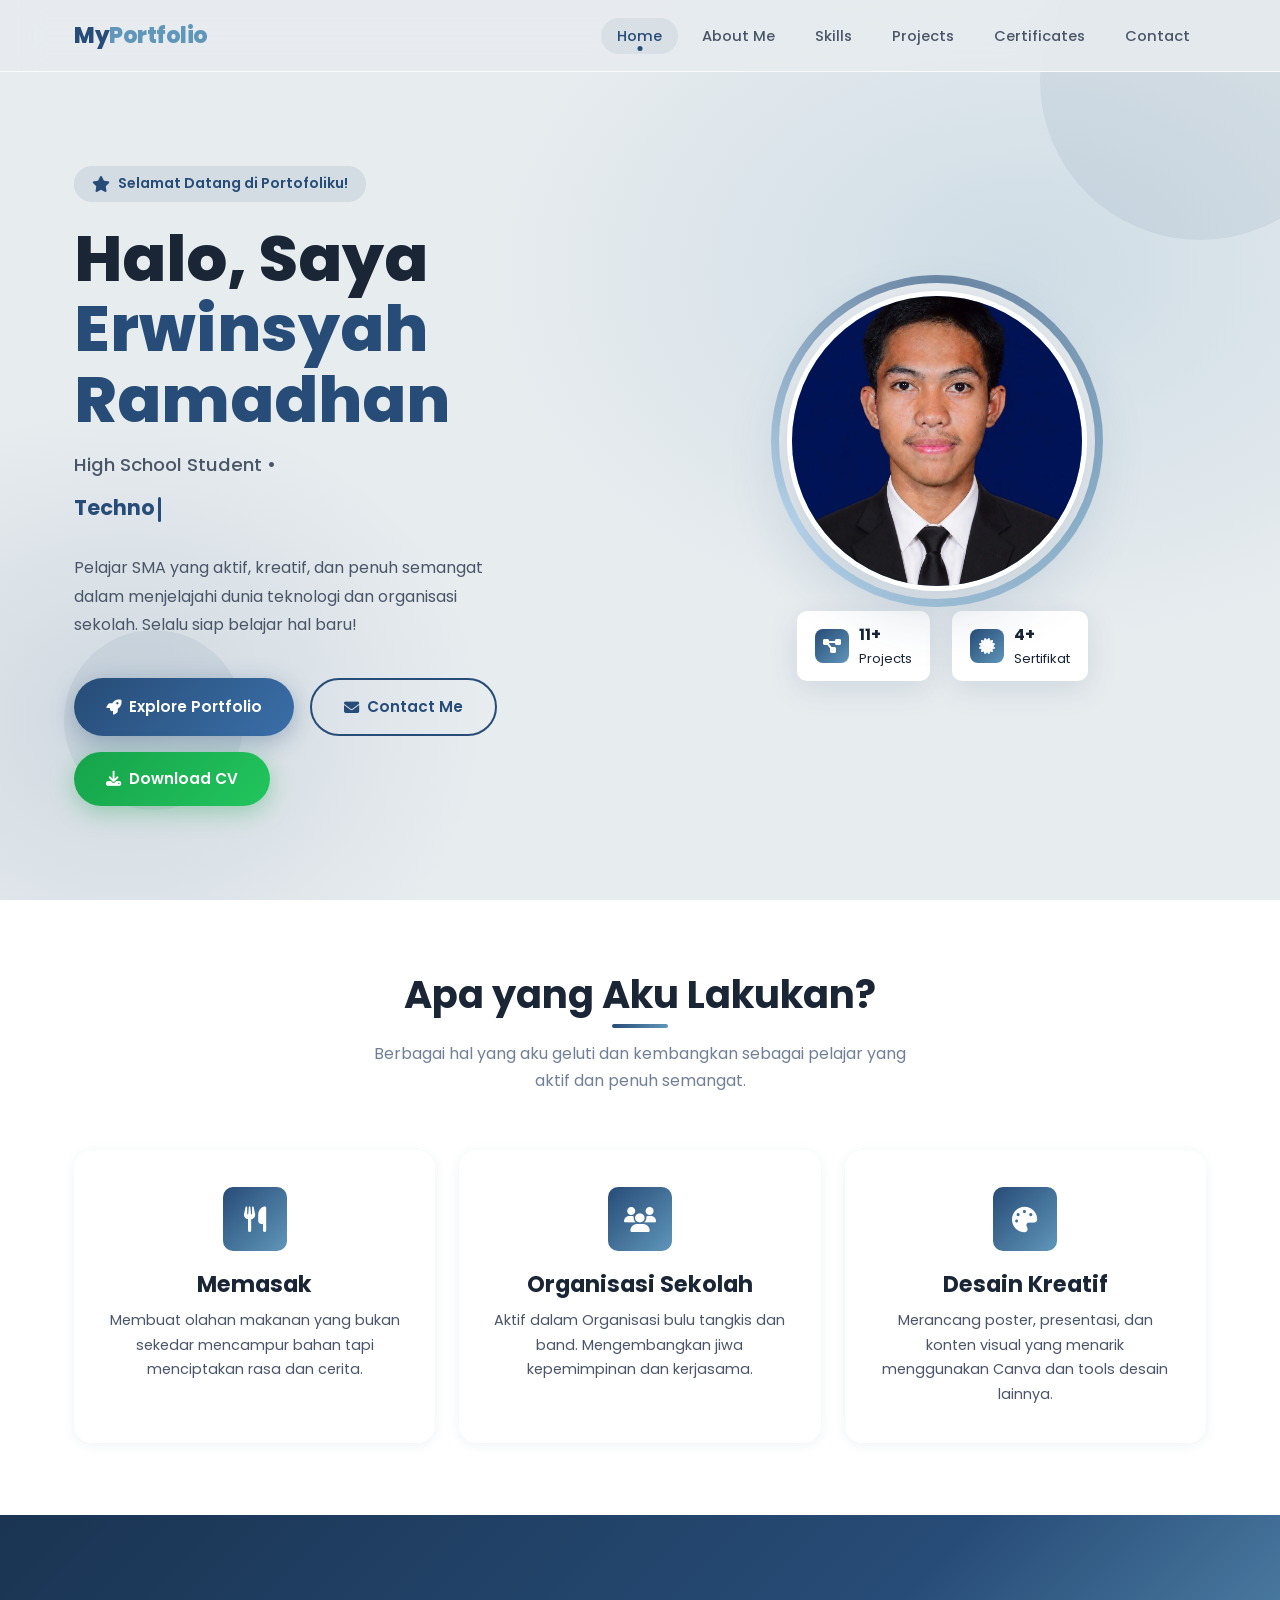
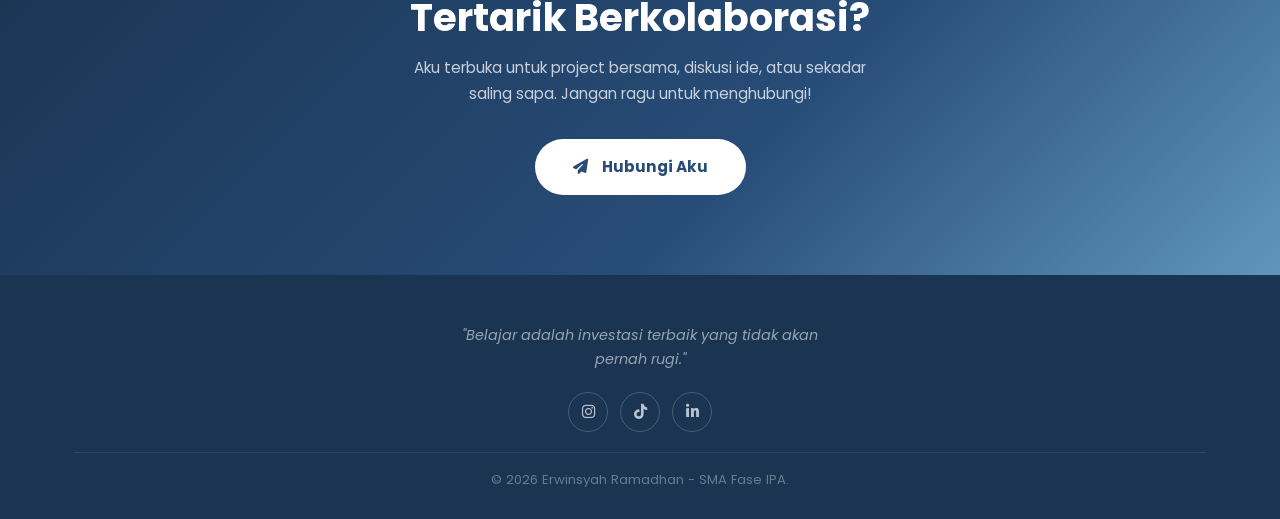
<file: index.html>
<!DOCTYPE html>
<html lang="id">
<head>
  <meta charset="UTF-8" />
  <meta name="viewport" content="width=device-width, initial-scale=1.0, maximum-scale=1.0" />
  <title>Portofolio | Home</title>

  <!-- Google Fonts: Poppins -->
  <link rel="preconnect" href="https://fonts.googleapis.com" />
  <link rel="preconnect" href="https://fonts.gstatic.com" crossorigin />
  <link href="https://fonts.googleapis.com/css2?family=Poppins:wght@300;400;500;600;700;800&display=swap" rel="stylesheet" />

  <!-- Font Awesome -->
  <link rel="stylesheet" href="https://cdnjs.cloudflare.com/ajax/libs/font-awesome/6.5.0/css/all.min.css" />

  <!-- Custom CSS -->
  <link rel="stylesheet" href="style.css" />

  <style>
    /* =====================================================
       PERBAIKAN RESPONSIF — index.html
       Masalah yang diperbaiki:
       1. hero-inner grid 2-col tidak break ke 1-col di mobile
       2. hero-stats position:absolute meluber keluar layar
       3. hero-avatar-wrap terlalu besar di HP kecil
       4. highlights-grid tidak wrap ke 1-col
       5. hero-btns tidak full-width di HP
       ===================================================== */

    /* ── Hero: struktur flex column di mobile ── */
    .hero-inner {
      display: grid;
      grid-template-columns: 1fr 1fr;
      gap: 56px;
      align-items: center;
      position: relative;
      z-index: 1;
    }

    /* ── Pisahkan visual menjadi flex col: avatar di atas, stats di bawah ── */
    .hero-visual {
      display: flex;
      flex-direction: column;
      align-items: center;
      gap: 20px;
      animation: fadeInRight 0.9s ease 0.2s both;
    }

    /* ── Avatar wrap: ukuran wajar, tidak meluber ── */
    .hero-avatar-wrap {
      position: relative;
      width: 300px;
      height: 300px;
      flex-shrink: 0;
    }

    /* ── Stat cards: BUKAN absolute, cukup flex row biasa ── */
    .hero-stats {
      position: static !important;
      left: auto !important;
      bottom: auto !important;
      display: flex;
      flex-direction: row;
      flex-wrap: wrap;
      gap: 12px;
      justify-content: center;
    }

    .stat-card {
      min-width: 130px;
    }

    /* ── Highlights: 3 col desktop ── */
    .highlights-grid {
      display: grid;
      grid-template-columns: repeat(3, 1fr);
      gap: 24px;
    }

    /* =====================================================
       TABLET  ≤ 900px
       ===================================================== */
    @media (max-width: 900px) {
      .hero-inner {
        grid-template-columns: 1fr;
        gap: 32px;
        text-align: center;
      }
      /* foto di atas teks */
      .hero-visual      { order: -1; }
      .hero-btns        { justify-content: center; }
      .hero-desc        { margin-inline: auto; }
      .hero-greeting    { justify-content: center; }

      .hero-avatar-wrap { width: 220px; height: 220px; }

      .highlights-grid {
        grid-template-columns: 1fr;
        max-width: 460px;
        margin-inline: auto;
      }
    }

    /* =====================================================
       MOBILE  ≤ 600px  (Android umum)
       ===================================================== */
    @media (max-width: 600px) {

      /* Prevent horizontal scroll */
      body { overflow-x: hidden; }

      /* ── Navbar ── */
      .nav-logo { font-size: 1.1rem; }

      /* ── Hero section padding ── */
      .hero {
        min-height: 100svh;
        padding-top: calc(var(--navbar-h) + 8px);
        padding-bottom: 64px;
      }

      .hero-inner { gap: 24px; }

      /* ── Avatar ── */
      .hero-avatar-wrap { width: 170px; height: 170px; }

      /* Sembunyikan ring berputar agar tidak ada overflow kiri/kanan */
      .hero-avatar-ring,
      .hero-avatar-ring-inner { display: none; }

      .hero-avatar {
        border: 4px solid var(--white);
        box-shadow: 0 8px 28px rgba(39,76,119,0.22);
      }
      .avatar-placeholder { font-size: 5rem !important; }

      /* ── Teks hero ── */
      .hero-greeting {
        font-size: 0.76rem;
        padding: 5px 12px;
        max-width: 100%;
        overflow: hidden;
        text-overflow: ellipsis;
        white-space: nowrap;
      }
      .hero-name   { font-size: clamp(1.6rem, 7.5vw, 2.2rem); }
      .hero-title  { font-size: 0.88rem; }
      .hero-typing { font-size: 1rem; min-height: 1.6rem; }
      .hero-desc   { font-size: 0.87rem; }

      /* ── Tombol: tumpuk vertikal, full-width ── */
      .hero-btns {
        flex-direction: column;
        align-items: stretch;
        gap: 11px;
        width: 100%;
        max-width: 300px;
        margin-inline: auto;
      }
      .hero-btns .btn {
        width: 100%;
        justify-content: center;
        padding: 13px 18px;
        font-size: 0.88rem;
      }

      /* ── Stat cards ── */
      .hero-stats { gap: 10px; }
      .stat-card  { min-width: 118px; padding: 9px 13px; font-size: 0.76rem; }
      .stat-icon  { width: 28px; height: 28px; font-size: 0.8rem; }
      .stat-info strong { font-size: 0.88rem; }

      /* ── Scroll indicator: sembunyikan ── */
      .scroll-indicator { display: none; }

      /* ── Background shapes: kecilkan ── */
      .shape-1 { width: 150px; height: 150px; top: -40px; right: -40px; }
      .shape-2 { width: 90px; height: 90px; }
      .shape-3 { display: none; }

      /* ── Highlights ── */
      .highlights { padding: 48px 0; }
      .highlights-grid {
        grid-template-columns: 1fr;
        gap: 14px;
        max-width: 100%;
      }
      .highlight-card  { padding: 22px 18px; }
      .highlight-icon  { width: 50px; height: 50px; font-size: 1.2rem; margin-bottom: 12px; }
      .highlight-card h3 { font-size: 1rem; }
      .highlight-card p  { font-size: 0.85rem; }

      /* ── CTA section ── */
      .cta-section { padding: 52px 0 !important; }
      .cta-section h2 { font-size: 1.35rem !important; }
      .cta-section p  { font-size: 0.87rem !important; padding: 0 8px; }
      .cta-btn {
        padding: 13px 28px !important;
        font-size: 0.88rem !important;
      }

      /* ── Footer ── */
      .footer-logo  { font-size: 1.2rem; }
      .footer-quote { font-size: 0.8rem; padding: 0 12px; }
    }

    /* =====================================================
       VERY SMALL  ≤ 360px  (HP lama/kecil)
       ===================================================== */
    @media (max-width: 360px) {
      .hero-avatar-wrap { width: 145px; height: 145px; }
      .hero-name        { font-size: 1.45rem; }
      .hero-greeting    { font-size: 0.7rem; }
      .stat-card        { min-width: 105px; }
      .hero-btns        { max-width: 260px; }
    }
  </style>
</head>
<body>

  <!-- ══════════════════════════════════════════
       NAVBAR
  ══════════════════════════════════════════ -->
  <nav class="navbar">
    <div class="container nav-inner">
      <a  class="nav-logo">My<span>Portfolio</span></a>

      <ul class="nav-links">
        <li><a href="index.html">Home</a></li>
        <li><a href="about-me.html">About Me</a></li>
        <li><a href="skills.html">Skills</a></li>
        <li><a href="projects.html">Projects</a></li>
        <li><a href="certificates.html">Certificates</a></li>
        <li><a href="contact.html">Contact</a></li>
      </ul>

      <div class="hamburger" id="hamburger" aria-label="Menu">
        <span></span><span></span><span></span>
      </div>
    </div>
  </nav>

  <!-- Mobile Nav -->
  <div class="nav-mobile" id="nav-mobile">
    <a href="index.html"><i class="fas fa-home"></i>&nbsp; Home</a>
    <a href="about-me.html"><i class="fas fa-user"></i>&nbsp; About Me</a>
    <a href="skills.html"><i class="fas fa-code"></i>&nbsp; Skills</a>
    <a href="projects.html"><i class="fas fa-folder-open"></i>&nbsp; Projects</a>
    <a href="certificates.html"><i class="fas fa-certificate"></i>&nbsp; Certificates</a>
    <a href="contact.html"><i class="fas fa-envelope"></i>&nbsp; Contact</a>
  </div>

  <!-- ══════════════════════════════════════════
       HERO SECTION
  ══════════════════════════════════════════ -->
  <section class="hero">
    <div class="hero-bg"></div>
    <div class="hero-shapes">
      <div class="shape shape-1"></div>
      <div class="shape shape-2"></div>
      <div class="shape shape-3"></div>
    </div>

    <div class="container">
      <div class="hero-inner">

        <!-- Kolom Kiri: Teks -->
        <div class="hero-text">
          <div class="hero-greeting">
            <i class="fas fa-star"></i> Selamat Datang di Portofoliku!
          </div>

          <h1 class="hero-name">
            Halo, Saya <br><span>Erwinsyah Ramadhan</span>
          </h1>

          <p class="hero-title">High School Student &bull;</p>

          <div class="hero-typing">
            <span id="typing-text"></span><span class="cursor"></span>
          </div>

          <p class="hero-desc">
            Pelajar SMA yang aktif, kreatif, dan penuh semangat dalam menjelajahi dunia
            teknologi dan organisasi sekolah. Selalu siap belajar hal baru!
          </p>

          <div class="hero-btns">
            <a href="projects.html" class="btn btn-primary">
              <i class="fas fa-rocket"></i> Explore Portfolio
            </a>
            <a href="contact.html" class="btn btn-outline">
              <i class="fas fa-envelope"></i> Contact Me
            </a>
            <a href="CV - ERWINSYAH RAMADHAN.pdf" download="CV_Erwinsyah_Ramadhan.pdf" class="btn btn-download">
              <i class="fas fa-download"></i> Download CV
            </a>
          </div>
        </div>

        <!-- Kolom Kanan: Avatar + Stat Cards -->
        <!--
          PERBAIKAN UTAMA:
          • .hero-stats dipindah KELUAR dari .hero-avatar-wrap
          • .hero-visual jadi flex column: avatar atas, stats bawah
          • Tidak ada position:absolute → tidak meluber di HP
        -->
        <div class="hero-visual">

          <!-- Avatar -->
          <div class="hero-avatar-wrap">
            <div class="hero-avatar-ring"></div>
            <div class="hero-avatar-ring-inner"></div>
            <div class="hero-avatar">
             <img src="image-me.webp" alt="Foto Profil">
              
            </div>
          </div>

          <!-- Stat cards: di bawah avatar, bukan absolute -->
          <div class="hero-stats">
            <div class="stat-card">
              <div class="stat-icon"><i class="fas fa-project-diagram"></i></div>
              <div class="stat-info">
                <strong><span class="counter" data-target="11">0</span>+</strong>
                <span>Projects</span>
              </div>
            </div>
            <div class="stat-card">
              <div class="stat-icon"><i class="fas fa-certificate"></i></div>
              <div class="stat-info">
                <strong><span class="counter" data-target="4">0</span>+</strong>
                <span>Sertifikat</span>
              </div>
            </div>
          </div>

        </div><!-- /hero-visual -->

      </div><!-- /hero-inner -->
    </div>

    <!-- Scroll indicator -->
    
  </section>

  <!-- ══════════════════════════════════════════
       HIGHLIGHTS SECTION
  ══════════════════════════════════════════ -->
  <section class="highlights">
    <div class="container">
      <div class="section-title reveal">
        <h2>Apa yang Aku Lakukan?</h2>
        <p>Berbagai hal yang aku geluti dan kembangkan sebagai pelajar yang aktif dan penuh semangat.</p>
      </div>

      <div class="highlights-grid">

        <div class="highlight-card reveal">
          <div class="highlight-icon"><i class="fas fa-utensils"></i></div>
          <h3>Memasak</h3>
          <p>Membuat olahan makanan yang bukan sekedar mencampur bahan tapi menciptakan rasa dan cerita.</p>
        </div>

        <div class="highlight-card reveal">
          <div class="highlight-icon"><i class="fas fa-users"></i></div>
          <h3>Organisasi Sekolah</h3>
          <p>Aktif dalam Organisasi bulu tangkis dan band. Mengembangkan jiwa kepemimpinan dan kerjasama.</p>
        </div>

        <div class="highlight-card reveal">
          <div class="highlight-icon"><i class="fas fa-palette"></i></div>
          <h3>Desain Kreatif</h3>
          <p>Merancang poster, presentasi, dan konten visual yang menarik menggunakan Canva dan tools desain lainnya.</p>
        </div>

      </div>
    </div>
  </section>

  <!-- ══════════════════════════════════════════
       CTA SECTION
  ══════════════════════════════════════════ -->
  <section
    class="section cta-section"
    style="background: linear-gradient(135deg, var(--primary-dark) 0%, var(--primary) 60%, var(--accent) 100%); padding: 80px 0;"
  >
    <div class="container" style="text-align:center;">
      <h2 class="reveal" style="color:#fff; margin-bottom:14px;">Tertarik Berkolaborasi?</h2>
      <p class="reveal" style="color:rgba(255,255,255,0.75); max-width:480px; margin:0 auto 32px; font-size:0.95rem;">
        Aku terbuka untuk project bersama, diskusi ide, atau sekadar saling sapa. Jangan ragu untuk menghubungi!
      </p>
      <a
        href="contact.html"
        class="btn reveal cta-btn"
        style="background:#fff; color:var(--primary); font-weight:700; padding:15px 38px; border-radius:50px; display:inline-flex;"
      >
        <i class="fas fa-paper-plane"></i>&nbsp; Hubungi Aku
      </a>
    </div>
  </section>

  <!-- ══════════════════════════════════════════
       FOOTER
  ══════════════════════════════════════════ -->
  <footer>
    <div class="container footer-inner">
      <p class="footer-quote">"Belajar adalah investasi terbaik yang tidak akan pernah rugi."</p>
      <div class="footer-socials">
        <a href="https://instagram.com/win.senpaii" class="footer-social" aria-label="Instagram"><i class="fab fa-instagram"></i></a>
        <a href="https://tiktok.com/@win.senpaii" class="footer-social" aria-label="TikTok"><i class="fab fa-tiktok"></i></a>
        <a href="https://www.linkedin.com/in/erwinsyah-ramadhan-b1109140a?utm_source=share&utm_campaign=share_via&utm_content=profile&utm_medium=ios_app" class="footer-social" aria-label="LinkedIn"><i class="fab fa-linkedin-in"></i></a>
      </div>
      <p class="footer-copy">&copy; 2026 Erwinsyah Ramadhan - SMA Fase IPA.</p>
    </div>
  </footer>

  <script src="script.js"></script>
</body>
</html>
</file>
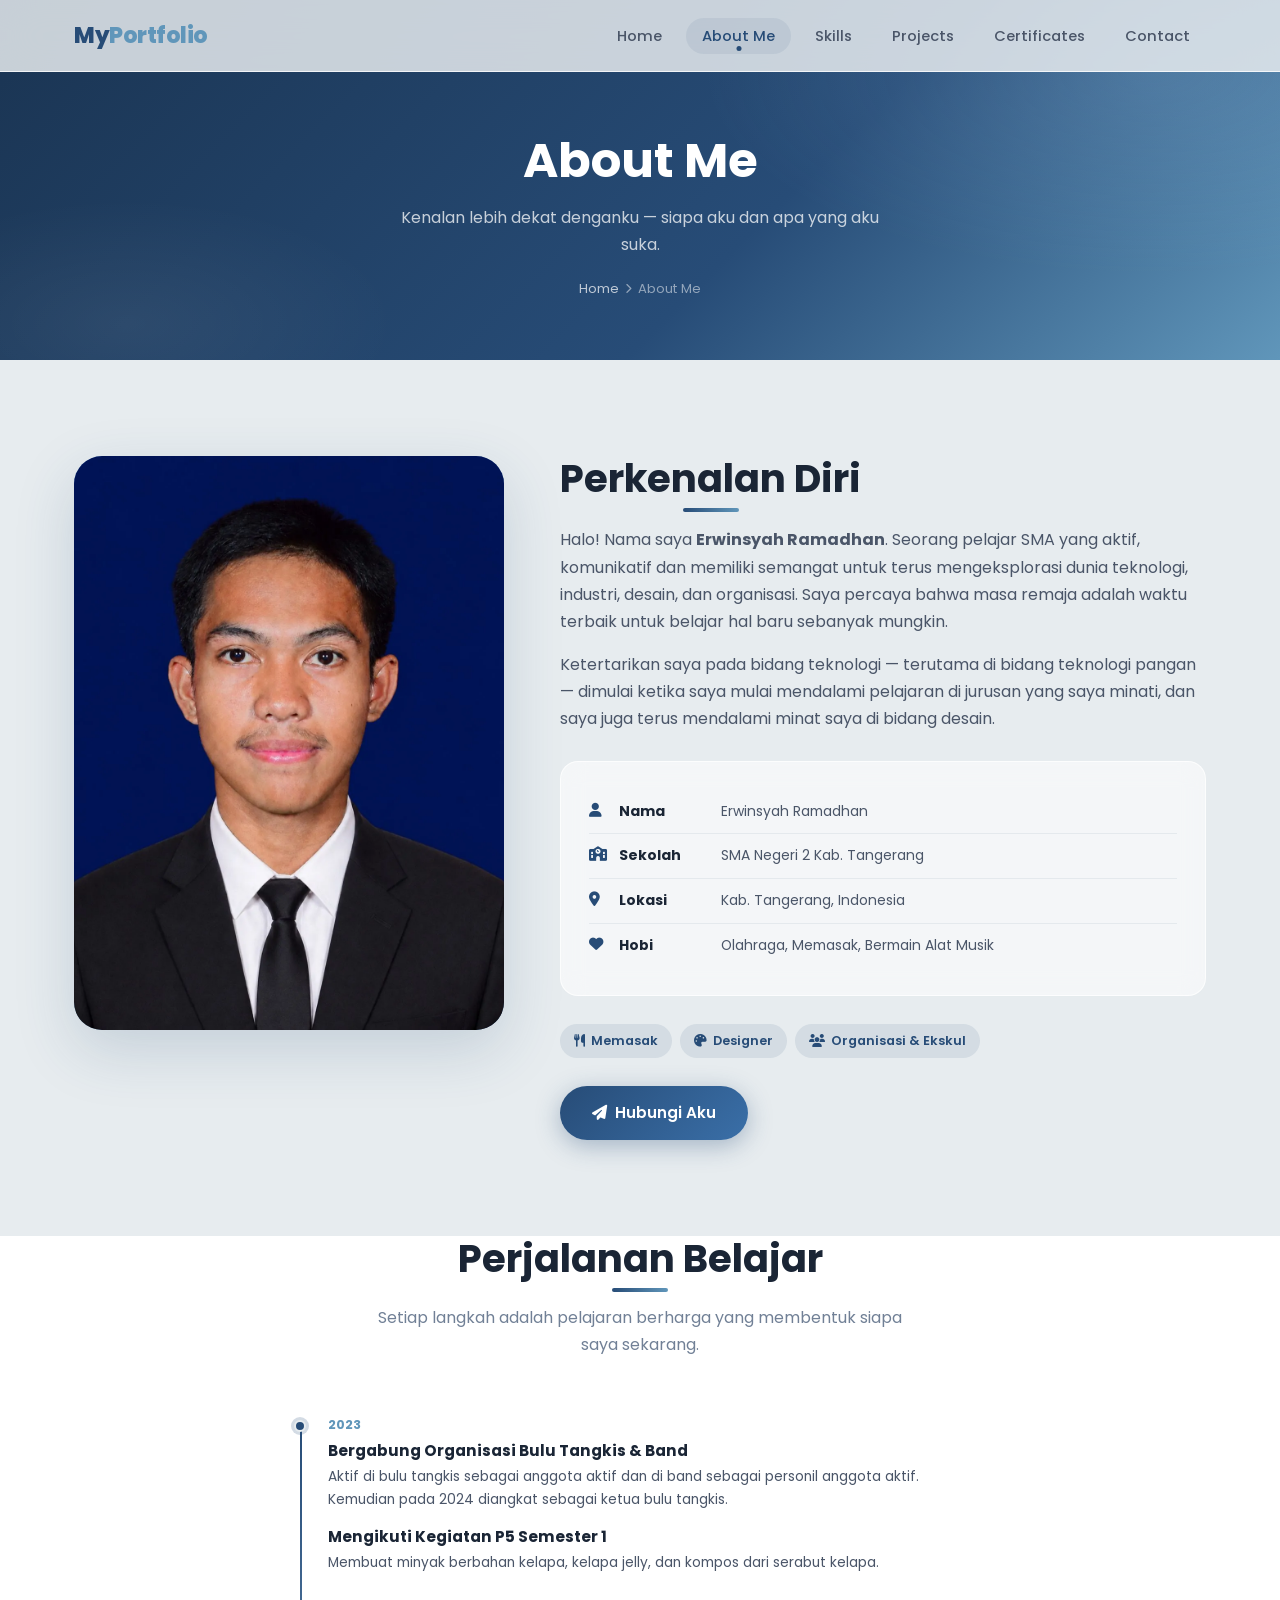
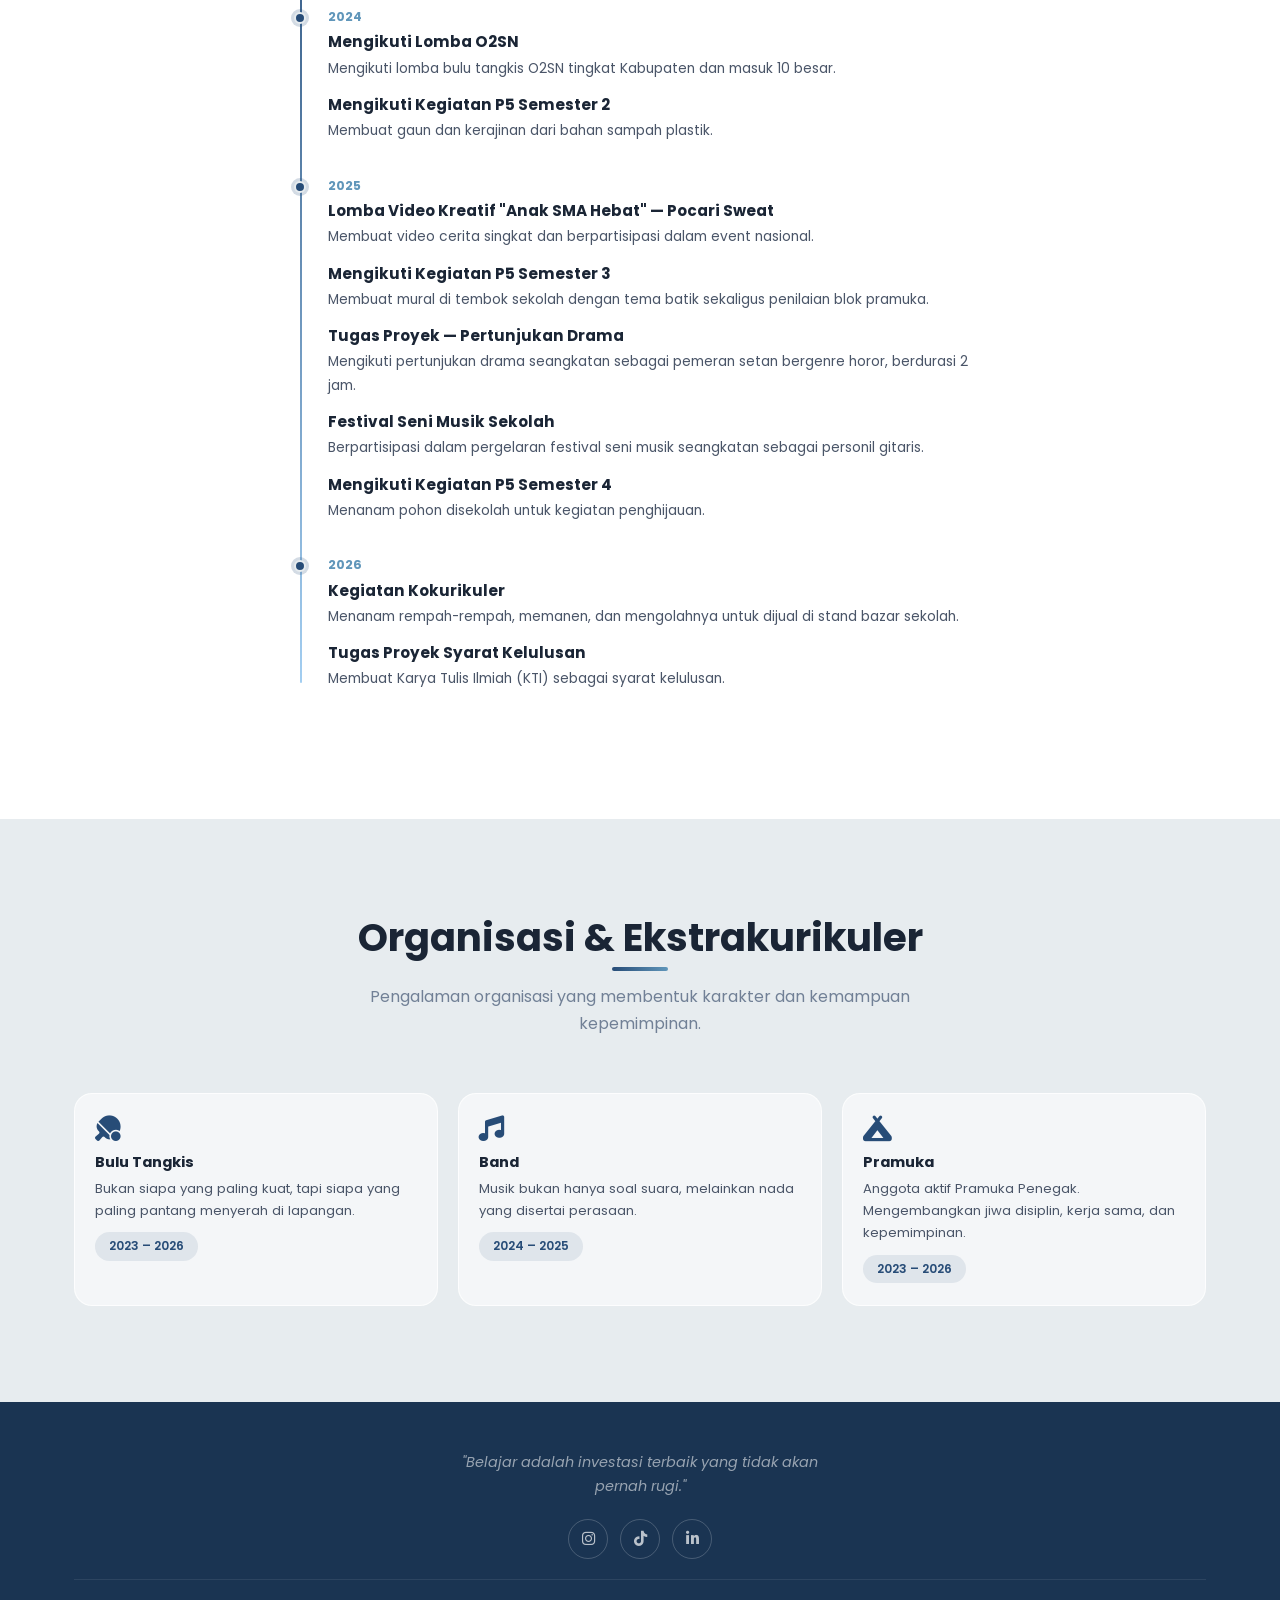
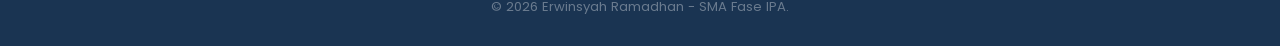
<file: about-me.html>
<!DOCTYPE html>
<html lang="id">
<head>
  <meta charset="UTF-8" />
  <meta name="viewport" content="width=device-width, initial-scale=1.0, maximum-scale=1.0" />
  <title>Portofolio | About Me</title>
  <link rel="preconnect" href="https://fonts.googleapis.com" />
  <link rel="preconnect" href="https://fonts.gstatic.com" crossorigin />
  <link href="https://fonts.googleapis.com/css2?family=Poppins:wght@300;400;500;600;700;800&display=swap" rel="stylesheet" />
  <link rel="stylesheet" href="https://cdnjs.cloudflare.com/ajax/libs/font-awesome/6.5.0/css/all.min.css" />
  <link rel="stylesheet" href="style.css" />

  <style>
    /* =====================================================
       PERBAIKAN RESPONSIF — about-me.html
       Yang diperbaiki:
       1. about-grid 2-col tidak break ke 1-col di mobile
       2. about-exp-badge position:absolute meluber
       3. about-photo terlalu tinggi di HP
       4. biodata-row overflow teks
       5. bio-tags wrap dengan baik
       6. org-grid & timeline padding HP
       ===================================================== */

    /* ── About grid: 2-col desktop ── */
    .about-grid {
      display: grid;
      grid-template-columns: 1fr 1.5fr;
      gap: 56px;
      align-items: start;
    }

    /* ── Foto wrapper ── */
    .about-photo-wrap {
      position: relative;
    }

    /* ── Badge pengalaman: default kanan foto ── */
    .about-exp-badge {
      position: absolute;
      bottom: 24px;
      right: -20px;
      background: var(--white);
      border-radius: var(--radius-md);
      padding: 16px 20px;
      box-shadow: var(--shadow-md);
      text-align: center;
      z-index: 2;
    }
    .about-exp-badge strong {
      display: block;
      font-size: 2rem;
      color: var(--primary);
      font-weight: 800;
    }
    .about-exp-badge span {
      font-size: 0.75rem;
      color: var(--text-light);
    }

    /* ── Biodata row: pastikan tidak overflow ── */
    .biodata-row {
      display: flex;
      gap: 12px;
      align-items: flex-start;
      padding: 10px 0;
      border-bottom: 1px solid rgba(39,76,119,0.08);
      flex-wrap: wrap;
    }
    .biodata-row:last-child { border-bottom: none; }
    .biodata-row i        { color: var(--primary); width: 18px; margin-top: 3px; font-size: 0.9rem; flex-shrink: 0; }
    .biodata-row strong   { min-width: 90px; font-size: 0.87rem; color: var(--text-dark); flex-shrink: 0; }
    .biodata-row span     { color: var(--text-mid); font-size: 0.87rem; flex: 1; min-width: 0; word-break: break-word; }

    /* ── Bio tags: wrap dengan baik ── */
    .bio-tags {
      display: flex;
      flex-wrap: wrap;
      gap: 8px;
      margin: 20px 0;
    }
    .bio-tag {
      padding: 6px 14px;
      border-radius: var(--radius-xl);
      background: rgba(39,76,119,0.1);
      color: var(--primary);
      font-size: 0.8rem;
      font-weight: 600;
      display: inline-flex;
      align-items: center;
      gap: 6px;
    }

    /* ── Timeline: padding cukup di kiri ── */
    .timeline {
      position: relative;
      padding-left: 28px;
      margin-top: 32px;
    }
    .timeline::before {
      content: '';
      position: absolute;
      left: 0; top: 8px; bottom: 8px;
      width: 2px;
      background: linear-gradient(to bottom, var(--primary), var(--accent2));
      border-radius: 2px;
    }
    .timeline-item {
      position: relative;
      margin-bottom: 32px;
    }
    .timeline-item::before {
      content: '';
      position: absolute;
      left: -34px; top: 6px;
      width: 12px; height: 12px;
      border-radius: 50%;
      background: var(--primary);
      border: 2.5px solid var(--bg);
      box-shadow: 0 0 0 3px rgba(39,76,119,0.2);
    }
    .timeline-year  { font-size: 0.78rem; font-weight: 700; color: var(--accent); margin-bottom: 6px; }
    .timeline-item h4 { font-size: 0.95rem; margin-bottom: 5px; }
    .timeline-item p  { font-size: 0.86rem; color: var(--text-mid); }

    /* ── Org grid: 3-col desktop ── */
    .org-grid {
      display: grid;
      grid-template-columns: repeat(3, 1fr);
      gap: 20px;
      margin-top: 24px;
    }
    .org-card {
      padding: 22px 20px;
      border-radius: var(--radius-md);
      background: var(--glass-bg);
      border: 1px solid var(--glass-border);
      transition: var(--transition);
    }
    .org-card:hover { transform: translateY(-4px); box-shadow: var(--shadow-md); }
    .org-card i   { font-size: 1.6rem; color: var(--primary); margin-bottom: 12px; display: block; }
    .org-card h4  { font-size: 0.92rem; margin-bottom: 6px; }
    .org-card p   { font-size: 0.82rem; }

    /* =====================================================
       TABLET  ≤ 900px
       ===================================================== */
    @media (max-width: 900px) {
      .about-grid {
        grid-template-columns: 1fr;
        gap: 40px;
      }

      /* Foto jadi lebih kecil dan centered */
      .about-photo-wrap {
        max-width: 340px;
        margin: 0 auto;
      }

      /* Badge masuk ke dalam, tidak meluber */
      .about-exp-badge {
        right: 10px;
        bottom: 16px;
        padding: 12px 16px;
      }
      .about-exp-badge strong { font-size: 1.7rem; }

      .org-grid { grid-template-columns: repeat(2, 1fr); }
    }

    /* =====================================================
       MOBILE  ≤ 600px  (Android umum)
       ===================================================== */
    @media (max-width: 600px) {
      body { overflow-x: hidden; }

      /* ── Page hero ── */
      .page-hero { padding: calc(var(--navbar-h) + 36px) 0 36px; }
      .page-hero h1 { font-size: 1.8rem; }
      .page-hero p  { font-size: 0.88rem; }

      /* ── About section ── */
      .about-grid { gap: 28px; }

      .about-photo-wrap { max-width: 260px; }

      /* Badge: lepas dari absolute agar tidak keluar layar */
      .about-exp-badge {
        position: static;
        margin-top: 14px;
        display: inline-block;
        border-radius: var(--radius-sm);
        padding: 12px 20px;
        text-align: center;
      }
      /* Pusatkan badge di bawah foto */
      .about-photo-wrap {
        display: flex;
        flex-direction: column;
        align-items: center;
      }

      .about-photo {
        width: 100%;
        aspect-ratio: 1 / 1; /* persegi di mobile, tidak terlalu panjang */
        border-radius: var(--radius-md);
      }
      .photo-placeholder { font-size: 7rem !important; }

      /* ── Content ── */
      .about-content p { font-size: 0.88rem; }

      /* ── Biodata ── */
      .biodata { padding: 18px 16px; }
      .biodata-row strong { min-width: 80px; }

      /* ── Bio tags ── */
      .bio-tag { font-size: 0.76rem; padding: 5px 11px; }

      /* ── Tombol ── */
      .about-content .btn {
        width: 100%;
        justify-content: center;
        max-width: 280px;
        display: flex;
      }

      /* ── Timeline ── */
      .timeline { padding-left: 22px; }
      .timeline-item::before { left: -28px; width: 10px; height: 10px; }
      .timeline-item h4 { font-size: 0.9rem; }
      .timeline-item p  { font-size: 0.83rem; }

      /* ── Org grid ── */
      .org-grid { grid-template-columns: 1fr; gap: 14px; }
      .org-card { padding: 18px 16px; }
      .org-card i  { font-size: 1.4rem; margin-bottom: 8px; }
      .org-card h4 { font-size: 0.88rem; }
      .org-card p  { font-size: 0.8rem; }
    }

    /* =====================================================
       VERY SMALL  ≤ 360px
       ===================================================== */
    @media (max-width: 360px) {
      .about-photo-wrap { max-width: 220px; }
      .page-hero h1     { font-size: 1.55rem; }
      .biodata-row strong { min-width: 72px; }
    }
  </style>
</head>
<body>

  <!-- ══════════════════════════════════════════
       NAVBAR
  ══════════════════════════════════════════ -->
  <nav class="navbar">
    <div class="container nav-inner">
      <a class="nav-logo">My<span>Portfolio</span></a>
      <ul class="nav-links">
        <li><a href="index.html">Home</a></li>
        <li><a href="about-me.html">About Me</a></li>
        <li><a href="skills.html">Skills</a></li>
        <li><a href="projects.html">Projects</a></li>
        <li><a href="certificates.html">Certificates</a></li>
        <li><a href="contact.html">Contact</a></li>
      </ul>
      <div class="hamburger" id="hamburger"><span></span><span></span><span></span></div>
    </div>
  </nav>

  <!-- Mobile Nav -->
  <div class="nav-mobile" id="nav-mobile">
    <a href="index.html"><i class="fas fa-home"></i>&nbsp; Home</a>
    <a href="about-me.html"><i class="fas fa-user"></i>&nbsp; About Me</a>
    <a href="skills.html"><i class="fas fa-code"></i>&nbsp; Skills</a>
    <a href="projects.html"><i class="fas fa-folder-open"></i>&nbsp; Projects</a>
    <a href="certificates.html"><i class="fas fa-certificate"></i>&nbsp; Certificates</a>
    <a href="contact.html"><i class="fas fa-envelope"></i>&nbsp; Contact</a>
  </div>

  <!-- ══════════════════════════════════════════
       PAGE HERO
  ══════════════════════════════════════════ -->
  <div class="page-hero">
    <div class="page-hero-bg"></div>
    <div class="container">
      <h1>About Me</h1>
      <p>Kenalan lebih dekat denganku — siapa aku dan apa yang aku suka.</p>
      <div class="breadcrumb">
        <a href="index.html">Home</a>
        <i class="fas fa-chevron-right" style="font-size:0.65rem;"></i>
        <span>About Me</span>
      </div>
    </div>
  </div>

  <!-- ══════════════════════════════════════════
       ABOUT SECTION
  ══════════════════════════════════════════ -->
  <section class="section">
    <div class="container">
      <div class="about-grid">

        <!-- ── Kolom Foto ── -->
        <!--
          PERBAIKAN: about-exp-badge tidak lagi position:absolute di mobile.
          Di ≤600px ia jadi static dan muncul di bawah foto.
        -->
        <div class="about-photo-wrap reveal">
          <div class="about-photo">
         <img src="image-me.webp" alt="Foto Erwinsyah">
          </div>
          
        </div>

        <!-- ── Kolom Konten ── -->
        <div class="about-content">
          <div class="section-title" style="text-align:left; margin-bottom:24px;">
            <h2>Perkenalan Diri</h2>
          </div>

          <p>
            Halo! Nama saya <strong>Erwinsyah Ramadhan</strong>. Seorang pelajar SMA yang aktif,
            komunikatif dan memiliki semangat untuk terus mengeksplorasi dunia teknologi, industri,
            desain, dan organisasi. Saya percaya bahwa masa remaja adalah waktu terbaik untuk belajar
            hal baru sebanyak mungkin.
          </p>
          <p>
            Ketertarikan saya pada bidang teknologi — terutama di bidang teknologi pangan — dimulai
            ketika saya mulai mendalami pelajaran di jurusan yang saya minati, dan saya juga terus
            mendalami minat saya di bidang desain.
          </p>

          <!-- Biodata -->
          <div class="biodata reveal">
            <div class="biodata-row">
              <i class="fas fa-user"></i>
              <strong>Nama</strong>
              <span>Erwinsyah Ramadhan</span>
            </div>
            <div class="biodata-row">
              <i class="fas fa-school"></i>
              <strong>Sekolah</strong>
              <span>SMA Negeri 2 Kab. Tangerang</span>
            </div>
            <div class="biodata-row">
              <i class="fas fa-map-marker-alt"></i>
              <strong>Lokasi</strong>
              <span>Kab. Tangerang, Indonesia</span>
            </div>
            <div class="biodata-row">
              <i class="fas fa-heart"></i>
              <strong>Hobi</strong>
              <span>Olahraga, Memasak, Bermain Alat Musik</span>
            </div>
          </div>

          <!-- Tags -->
          <div class="bio-tags reveal">
            <span class="bio-tag"><i class="fas fa-utensils"></i> Memasak</span>
            <span class="bio-tag"><i class="fas fa-palette"></i> Designer</span>
            <span class="bio-tag"><i class="fas fa-users"></i> Organisasi &amp; Ekskul</span>
          </div>

          <a href="contact.html" class="btn btn-primary reveal" style="margin-top:8px;">
            <i class="fas fa-paper-plane"></i> Hubungi Aku
          </a>
        </div>

      </div><!-- /about-grid -->
    </div>
  </section>

  <!-- ══════════════════════════════════════════
       TIMELINE PERJALANAN BELAJAR
  ══════════════════════════════════════════ -->
  <section class="section" style="background: var(--white); padding-top: 0;">
    <div class="container">
      <div class="section-title reveal">
        <h2>Perjalanan Belajar</h2>
        <p>Setiap langkah adalah pelajaran berharga yang membentuk siapa saya sekarang.</p>
      </div>

      <div style="max-width: 680px; margin: 0 auto;">
        <div class="timeline">

          <!-- 2023 -->
          <div class="timeline-item reveal">
            <div class="timeline-year">2023</div>

            <h4>Bergabung Organisasi Bulu Tangkis &amp; Band</h4>
            <p>
              Aktif di bulu tangkis sebagai anggota aktif dan di band sebagai personil anggota aktif.
              Kemudian pada 2024 diangkat sebagai ketua bulu tangkis.
            </p>

            <h4 style="margin-top:16px;">Mengikuti Kegiatan P5 Semester 1</h4>
            <p>Membuat minyak berbahan kelapa, kelapa jelly, dan kompos dari serabut kelapa.</p>
          </div>

          <!-- 2024 -->
          <div class="timeline-item reveal">
            <div class="timeline-year">2024</div>

            <h4>Mengikuti Lomba O2SN</h4>
            <p>Mengikuti lomba bulu tangkis O2SN tingkat Kabupaten dan masuk 10 besar.</p>

            <h4 style="margin-top:16px;">Mengikuti Kegiatan P5 Semester 2</h4>
            <p>Membuat gaun dan kerajinan dari bahan sampah plastik.</p>
          </div>

          <!-- 2025 -->
          <div class="timeline-item reveal">
            <div class="timeline-year">2025</div>

            <h4>Lomba Video Kreatif "Anak SMA Hebat" — Pocari Sweat</h4>
            <p>Membuat video cerita singkat dan berpartisipasi dalam event nasional.</p>

            <h4 style="margin-top:16px;">Mengikuti Kegiatan P5 Semester 3</h4>
            <p>Membuat mural di tembok sekolah dengan tema batik sekaligus penilaian blok pramuka.</p>

            <h4 style="margin-top:16px;">Tugas Proyek — Pertunjukan Drama</h4>
            <p>
              Mengikuti pertunjukan drama seangkatan sebagai pemeran setan bergenre horor, berdurasi 2 jam.
            </p>

            <h4 style="margin-top:16px;">Festival Seni Musik Sekolah</h4>
            <p>Berpartisipasi dalam pergelaran festival seni musik seangkatan sebagai personil gitaris.</p>

            <h4 style="margin-top:16px;">Mengikuti Kegiatan P5 Semester 4</h4>
            <p>Menanam pohon disekolah untuk kegiatan penghijauan.</p>
          </div>

          <!-- 2026 -->
          <div class="timeline-item reveal">
            <div class="timeline-year">2026</div>

            <h4>Kegiatan Kokurikuler</h4>
            <p>Menanam rempah-rempah, memanen, dan mengolahnya untuk dijual di stand bazar sekolah.</p>

            <h4 style="margin-top:16px;">Tugas Proyek Syarat Kelulusan</h4>
            <p>Membuat Karya Tulis Ilmiah (KTI) sebagai syarat kelulusan.</p>
          </div>

        </div><!-- /timeline -->
      </div>
    </div>
  </section>

  <!-- ══════════════════════════════════════════
       ORGANISASI & EKSKUL
  ══════════════════════════════════════════ -->
  <section class="section">
    <div class="container">
      <div class="section-title reveal">
        <h2>Organisasi &amp; Ekstrakurikuler</h2>
        <p>Pengalaman organisasi yang membentuk karakter dan kemampuan kepemimpinan.</p>
      </div>

      <div class="org-grid">

        <div class="org-card reveal">
          <i class="fas fa-table-tennis-paddle-ball"></i>
          <h4>Bulu Tangkis</h4>
          <p>Bukan siapa yang paling kuat, tapi siapa yang paling pantang menyerah di lapangan.</p>
          <span class="badge" style="margin-top:10px;">2023 – 2026</span>
        </div>

        <div class="org-card reveal">
          <i class="fas fa-music"></i>
          <h4>Band</h4>
          <p>Musik bukan hanya soal suara, melainkan nada yang disertai perasaan.</p>
          <span class="badge" style="margin-top:10px;">2024 – 2025</span>
        </div>

        <div class="org-card reveal">
          <i class="fas fa-campground"></i>
          <h4>Pramuka</h4>
          <p>Anggota aktif Pramuka Penegak. Mengembangkan jiwa disiplin, kerja sama, dan kepemimpinan.</p>
          <span class="badge" style="margin-top:10px;">2023 – 2026</span>
        </div>

      </div>
    </div>
  </section>

  <!-- ══════════════════════════════════════════
       FOOTER
  ══════════════════════════════════════════ -->
  <footer>
    <div class="container footer-inner">
      <p class="footer-quote">"Belajar adalah investasi terbaik yang tidak akan pernah rugi."</p>
      <div class="footer-socials">
        <a href="https://instagram.com/win.senpaii" class="footer-social"><i class="fab fa-instagram"></i></a>
        <a href="https://tiktok.com/@win.senpaii" class="footer-social"><i class="fab fa-tiktok"></i></a>
        <a href="https://www.linkedin.com/in/erwinsyah-ramadhan-b1109140a?utm_source=share&utm_campaign=share_via&utm_content=profile&utm_medium=ios_app" class="footer-social"><i class="fab fa-linkedin-in"></i></a>
      </div>
      <p class="footer-copy">&copy; 2026 Erwinsyah Ramadhan - SMA Fase IPA.</p>
    </div>
  </footer>

  <script src="script.js"></script>
</body>
</html>
</file>
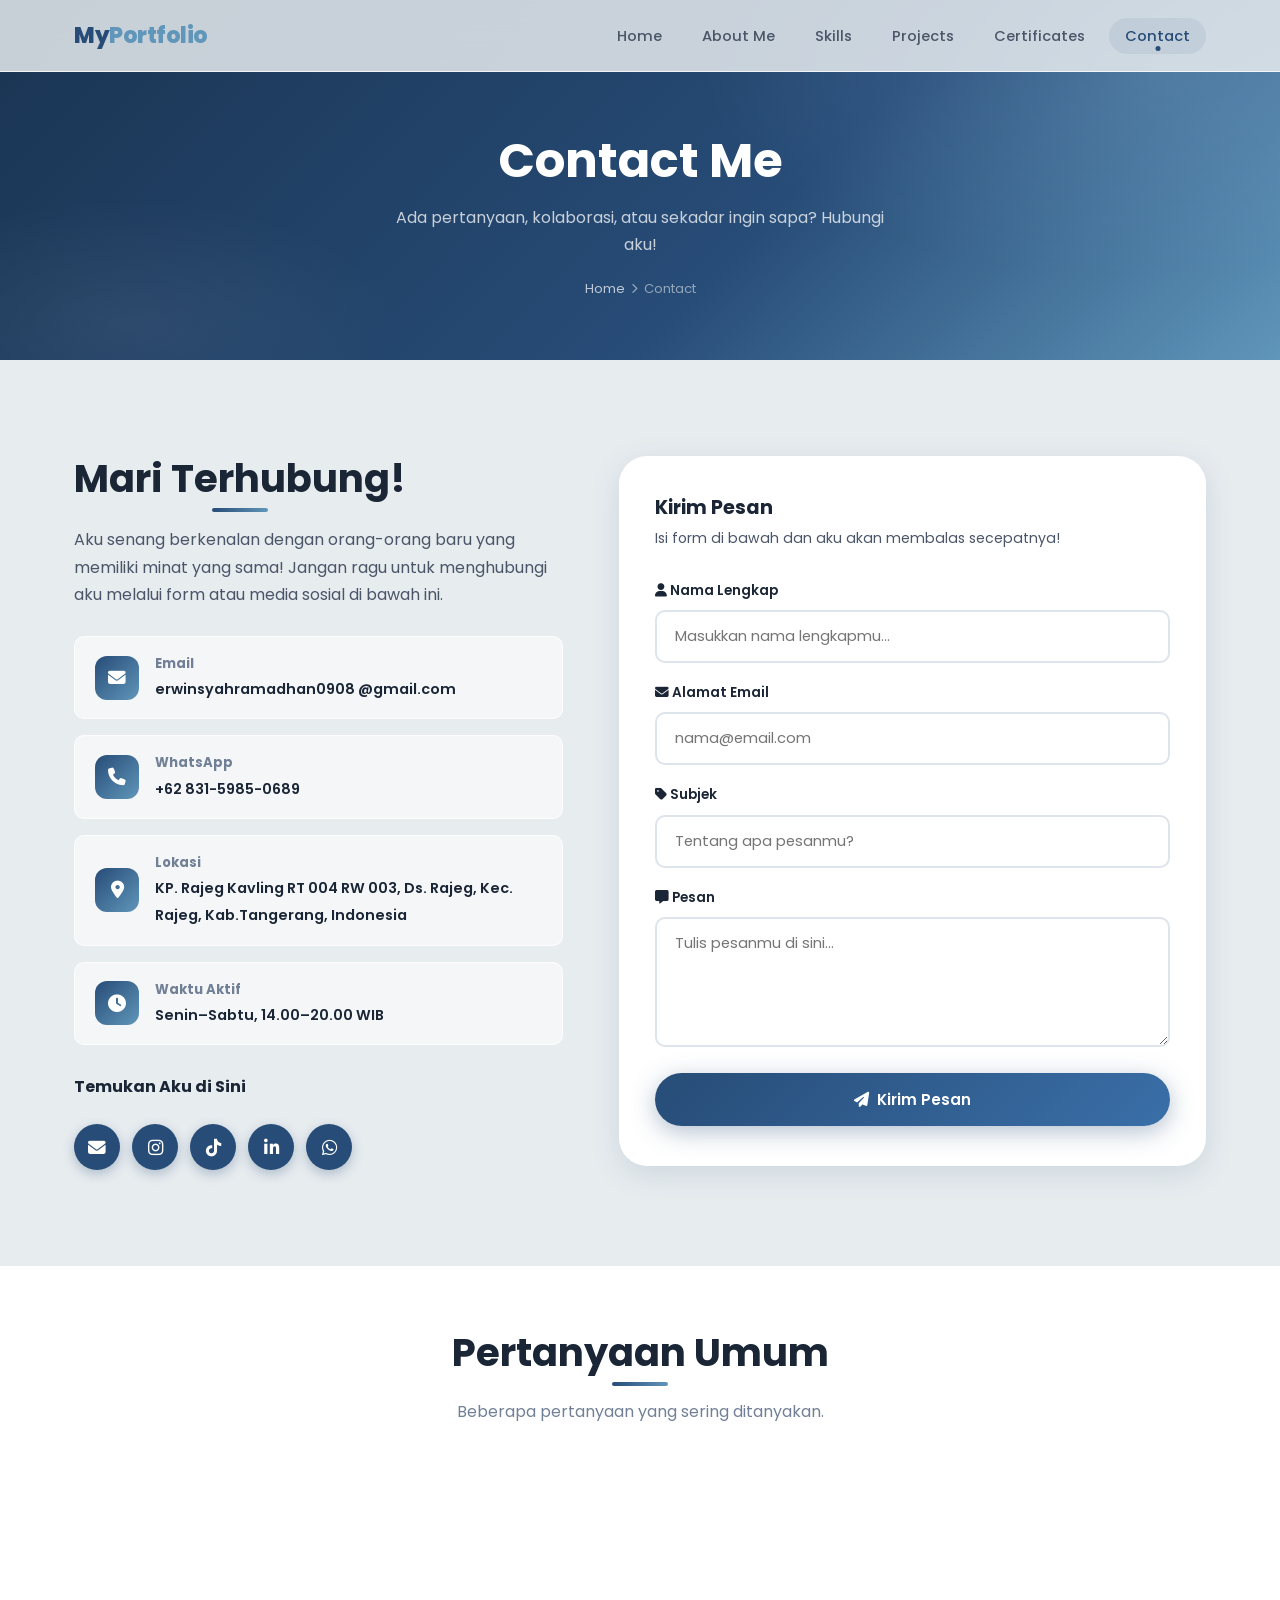
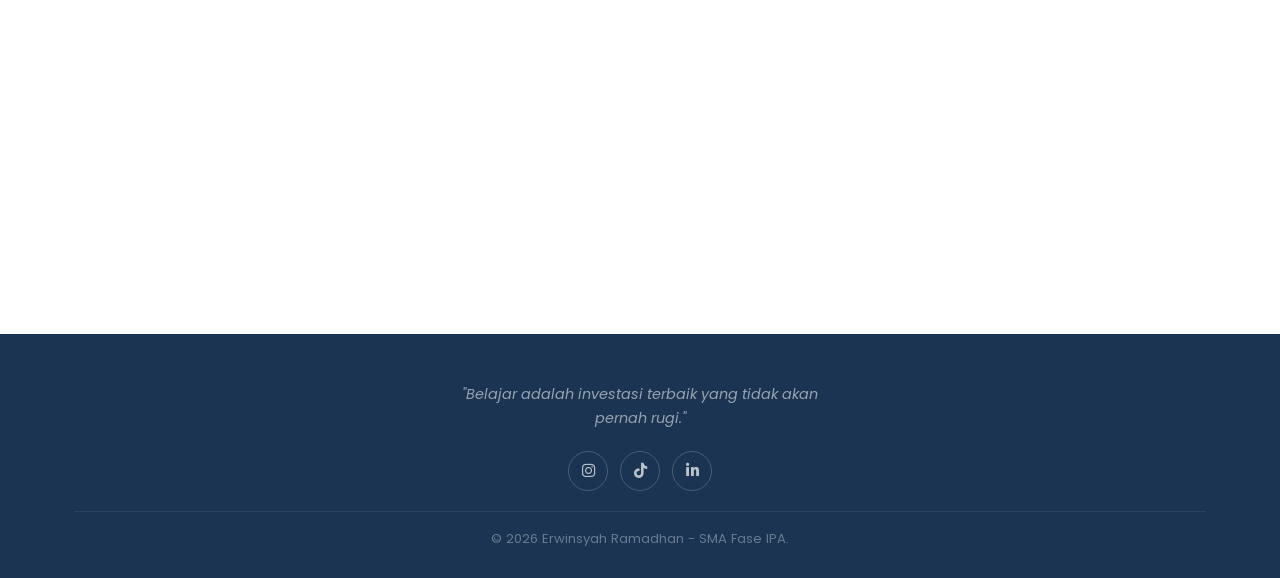
<file: contact.html>
<!DOCTYPE html>
<html lang="id">
<head>
  <meta charset="UTF-8" />
  <meta name="viewport" content="width=device-width, initial-scale=1.0" />
  <title>Portofolio | Contact</title>
  <link rel="preconnect" href="https://fonts.googleapis.com" />
  <link rel="preconnect" href="https://fonts.gstatic.com" crossorigin />
  <link href="https://fonts.googleapis.com/css2?family=Poppins:wght@300;400;500;600;700;800&display=swap" rel="stylesheet" />
  <link rel="stylesheet" href="https://cdnjs.cloudflare.com/ajax/libs/font-awesome/6.5.0/css/all.min.css" />
  <link rel="stylesheet" href="style.css" />
</head>
<body>

  <!-- NAVBAR -->
  <nav class="navbar">
    <div class="container nav-inner">
      <a class="nav-logo">My<span>Portfolio</span></a>
      <ul class="nav-links">
        <li><a href="index.html">Home</a></li>
        <li><a href="about-me.html">About Me</a></li>
        <li><a href="skills.html">Skills</a></li>
        <li><a href="projects.html">Projects</a></li>
        <li><a href="certificates.html">Certificates</a></li>
        <li><a href="contact.html">Contact</a></li>
      </ul>
      <div class="hamburger" id="hamburger"><span></span><span></span><span></span></div>
    </div>
  </nav>
  <div class="nav-mobile" id="nav-mobile">
    <a href="index.html"><i class="fas fa-home"></i>&nbsp; Home</a>
    <a href="about-me.html"><i class="fas fa-user"></i>&nbsp; About Me</a>
    <a href="skills.html"><i class="fas fa-code"></i>&nbsp; Skills</a>
    <a href="projects.html"><i class="fas fa-folder-open"></i>&nbsp; Projects</a>
    <a href="certificates.html"><i class="fas fa-certificate"></i>&nbsp; Certificates</a>
    <a href="contact.html"><i class="fas fa-envelope"></i>&nbsp; Contact</a>
  </div>

  <!-- PAGE HERO -->
  <div class="page-hero">
    <div class="page-hero-bg"></div>
    <div class="container">
      <h1>Contact Me</h1>
      <p>Ada pertanyaan, kolaborasi, atau sekadar ingin sapa? Hubungi aku!</p>
      <div class="breadcrumb">
        <a href="index.html">Home</a>
        <i class="fas fa-chevron-right" style="font-size:0.65rem;"></i>
        <span>Contact</span>
      </div>
    </div>
  </div>

  <!-- ══════════════════════════════════════════
       CONTACT SECTION
  ══════════════════════════════════════════ -->
  <section class="section">
    <div class="container">
      <div class="contact-grid">

        <!-- LEFT: Info -->
        <div class="contact-info">
          <div class="section-title" style="text-align:left; margin-bottom:24px;">
            <h2>Mari Terhubung!</h2>
          </div>

          <p>
            Aku senang berkenalan dengan orang-orang baru yang memiliki minat yang sama!
            Jangan ragu untuk menghubungi aku melalui form atau media sosial di bawah ini.
          </p>

          <div class="contact-items reveal" style="margin-top:28px;">

            <div class="contact-item">
              <div class="contact-item-icon"><i class="fas fa-envelope"></i></div>
              <div>
                <strong>Email</strong>
                <span>erwinsyahramadhan0908
              @gmail.com</span>
              </div>
            </div>

            <div class="contact-item">
              <div class="contact-item-icon"><i class="fas fa-phone"></i></div>
              <div>
                <strong>WhatsApp</strong>
                <span>+62 831-5985-0689</span>
              </div>
            </div>

            <div class="contact-item">
              <div class="contact-item-icon"><i class="fas fa-map-marker-alt"></i></div>
              <div>
                <strong>Lokasi</strong>
                <span>KP. Rajeg Kavling RT 004 RW 003, Ds. Rajeg, Kec. Rajeg, Kab.Tangerang, Indonesia</span>
              </div>
            </div>

            <div class="contact-item">
              <div class="contact-item-icon"><i class="fas fa-clock"></i></div>
              <div>
                <strong>Waktu Aktif</strong>
                <span>Senin–Sabtu, 14.00–20.00 WIB</span>
              </div>
            </div>

          </div>

          <!-- Social Media -->
          <div class="reveal" style="margin-top: 32px;">
            <h3 style="font-size:1rem; margin-bottom:14px;">Temukan Aku di Sini</h3>
            <div class="social-links">
              <a href="mailto:erwinsyah ramadhan0908@gmail.com" class="social-link" title="Gmail" aria-label="Gmail">
                <i class="fas fa-envelope"></i>
              </a>
             
              <a href="https://instagram.com/win.senpaii" class="social-link" title="Instagram" aria-label="Instagram">
                <i class="fab fa-instagram"></i>
              </a>

              <a href="https://tiktok.com/@win.senpaii" class="social-link" title="TikTok" aria-label="TikTok">
                <i class="fab fa-tiktok"></i>
              </a>

              <a href="https://www.linkedin.com/in/erwinsyah-ramadhan-b1109140a?utm_source=share&utm_campaign=share_via&utm_content=profile&utm_medium=ios_app" class="social-link" title="LinkedIn" aria-label="LinkedIn">
                <i class="fab fa-linkedin-in"></i>
              </a>
              <a href="https://wa.me/6283159850689" class="social-link" title="whatsapp" aria-label="whatsapp">
                <i class="fab fa-whatsapp"></i>
              </a>
            </div>
          </div>
        
          <!-- Map Placeholder -->
          

        </div>

        <!-- RIGHT: Form -->
        <div class="reveal">
          <div style="background: var(--white); border-radius: var(--radius-lg); padding: 40px 36px; box-shadow: var(--shadow-md);">

            <h3 style="margin-bottom: 8px; font-size: 1.2rem;">Kirim Pesan</h3>
            <p style="font-size: 0.88rem; margin-bottom: 28px;">Isi form di bawah dan aku akan membalas secepatnya!</p>

            <!-- Success message -->
            <div class="form-success" id="form-success">
              <i class="fas fa-check-circle"></i> Pesanmu berhasil terkirim! Aku akan segera membalas. 😊
            </div>

            <!-- Form -->
            <form class="contact-form" id="contact-form" novalidate>

              <div class="form-group">
                <label for="name"><i class="fas fa-user"></i> Nama Lengkap</label>
                <input type="text" id="name" name="name" placeholder="Masukkan nama lengkapmu..." />
                <span class="form-error">Nama tidak boleh kosong.</span>
              </div>

              <div class="form-group">
                <label for="email"><i class="fas fa-envelope"></i> Alamat Email</label>
                <input type="email" id="email" name="email" placeholder="nama@email.com" />
                <span class="form-error">Masukkan email yang valid.</span>
              </div>

              <div class="form-group">
                <label for="subject"><i class="fas fa-tag"></i> Subjek</label>
                <input type="text" id="subject" name="subject" placeholder="Tentang apa pesanmu?" />
              </div>

              <div class="form-group">
                <label for="message"><i class="fas fa-comment-alt"></i> Pesan</label>
                <textarea id="message" name="message" placeholder="Tulis pesanmu di sini..."></textarea>
                <span class="form-error">Pesan terlalu singkat.</span>
              </div>

              <button type="submit" class="btn btn-primary" style="width:100%; justify-content:center; padding:15px;">
                <i class="fas fa-paper-plane"></i> Kirim Pesan
              </button>

            </form>
          </div>
        </div>

      </div><!-- /contact-grid -->
    </div>
  </section>

  <!-- ══════════════════════════════════════════
       FAQ MINI SECTION
  ══════════════════════════════════════════ -->
  <section class="section" style="background: var(--white); padding: 64px 0;">
    <div class="container" style="max-width:720px;">
      <div class="section-title reveal">
        <h2>Pertanyaan Umum</h2>
        <p>Beberapa pertanyaan yang sering ditanyakan.</p>
      </div>

      <div style="display:flex; flex-direction:column; gap:14px;">

        <div class="glass-card reveal" style="padding:22px 24px;">
          <h4 style="font-size:0.95rem; margin-bottom:8px; display:flex; align-items:center; gap:10px;">
            <i class="fas fa-question-circle" style="color:var(--primary);"></i>
            Apakah kamu menerima jasa pembuatan website?
          </h4>
          <p style="font-size:0.88rem;">Saat ini aku masih dalam tahap belajar dan pengembangan. Untuk proyek sekolah atau tugas kecil, aku terbuka untuk diskusi!</p>
        </div>

        <div class="glass-card reveal" style="padding:22px 24px;">
          <h4 style="font-size:0.95rem; margin-bottom:8px; display:flex; align-items:center; gap:10px;">
            <i class="fas fa-question-circle" style="color:var(--primary);"></i>
            Berapa lama aku membalas pesan?
          </h4>
          <p style="font-size:0.88rem;">Aku biasanya membalas dalam 1×24 jam di hari aktif. Untuk urusan mendesak, hubungi via WhatsApp.</p>
        </div>

        <div class="glass-card reveal" style="padding:22px 24px;">
          <h4 style="font-size:0.95rem; margin-bottom:8px; display:flex; align-items:center; gap:10px;">
            <i class="fas fa-question-circle" style="color:var(--primary);"></i>
            Apakah kamu terbuka untuk kolaborasi project sekolah?
          </h4>
          <p style="font-size:0.88rem;">Tentu! Aku sangat senang berkolaborasi dengan teman-teman dalam project yang berkaitan dengan teknologi, desain, atau organisasi.</p>
        </div>

      </div>
    </div>
  </section>

  <!-- FOOTER -->
  <footer>
    <div class="container footer-inner">
      <p class="footer-quote">"Belajar adalah investasi terbaik yang tidak akan pernah rugi."</p>
      <div class="footer-socials">
        <a href="https://instagram.com/win.senpaii" class="footer-social"><i class="fab fa-instagram"></i></a>
        <a href="https://tiktok.com/@win.senpaii" class="footer-social"><i class="fab fa-tiktok"></i></a>
        <a href="https://www.linkedin.com/in/erwinsyah-ramadhan-b1109140a?utm_source=share&utm_campaign=share_via&utm_content=profile&utm_medium=ios_app" class="footer-social"><i class="fab fa-linkedin-in"></i></a>
    
      </div>
      <p class="footer-copy">&copy; 2026 Erwinsyah Ramadhan - SMA Fase IPA.</p>
    </div>
  </footer>

  <script src="script.js"></script>
</body>
</html>
</file>
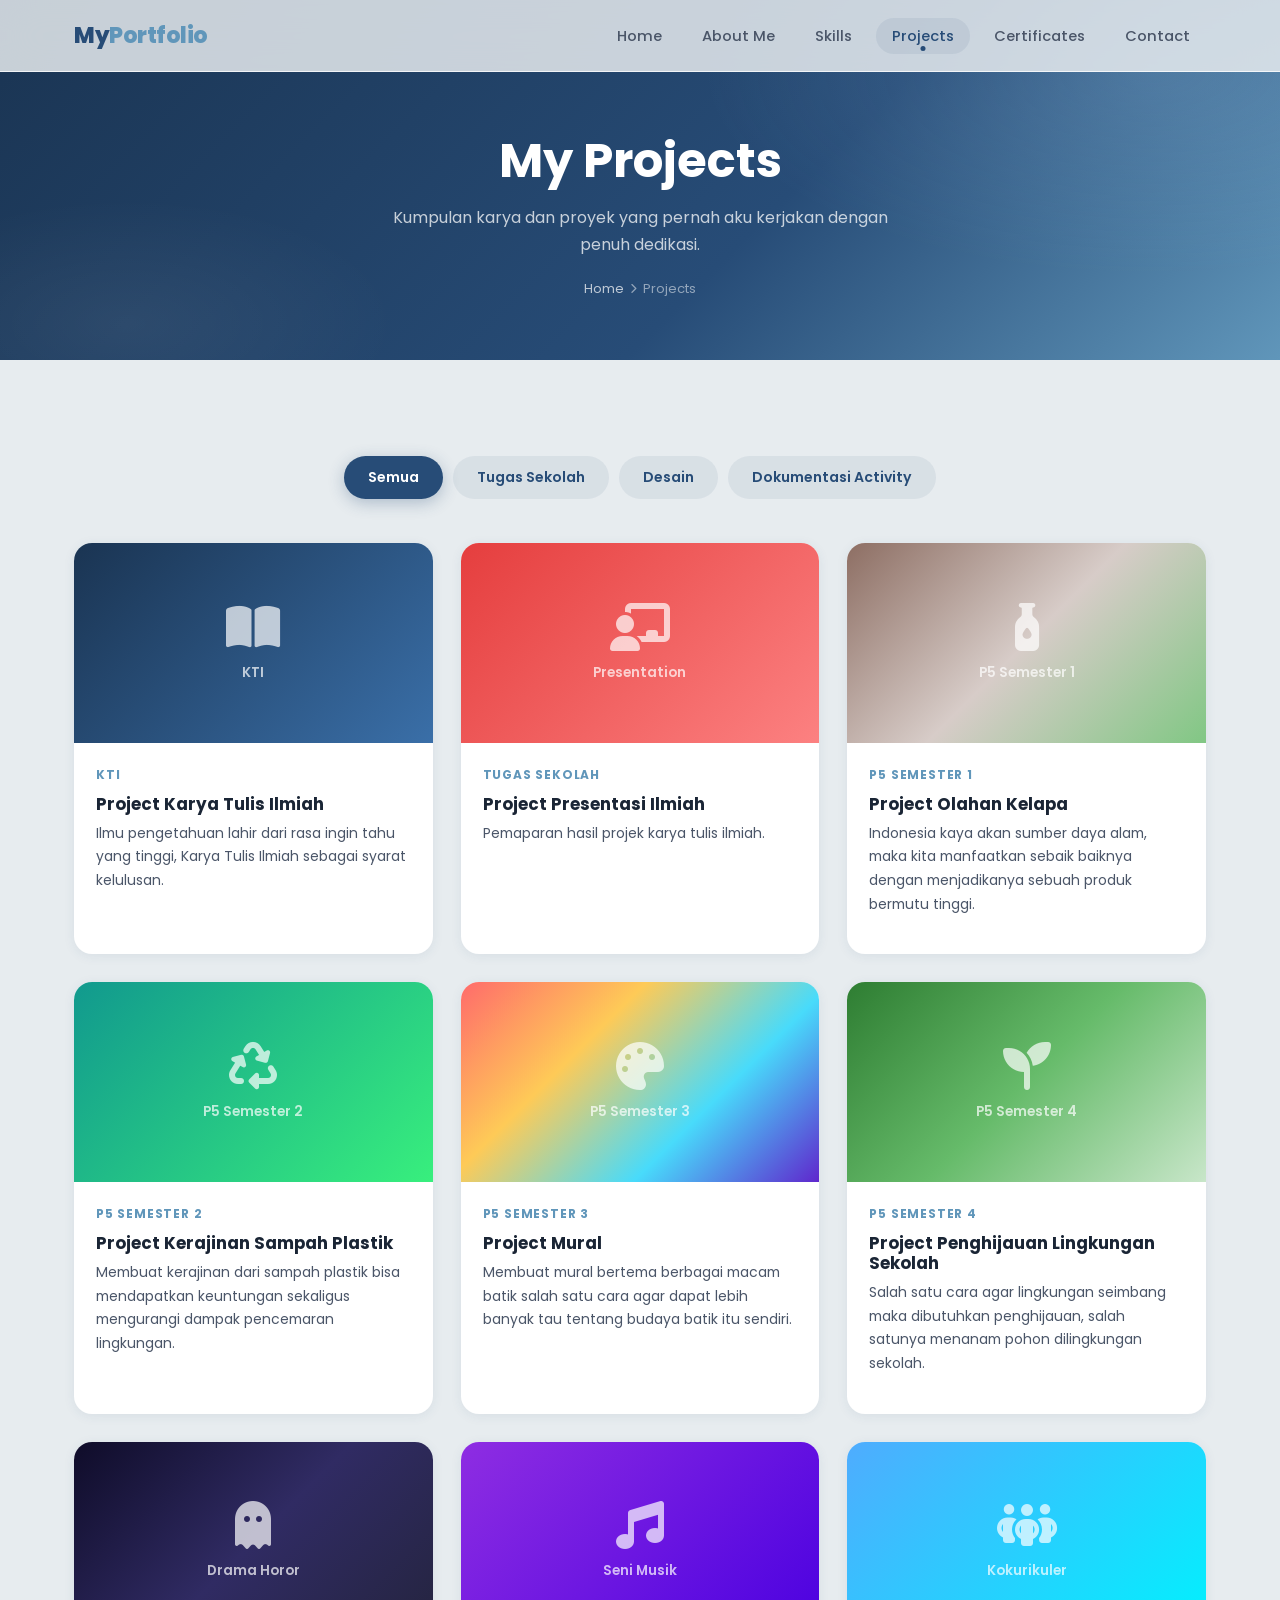
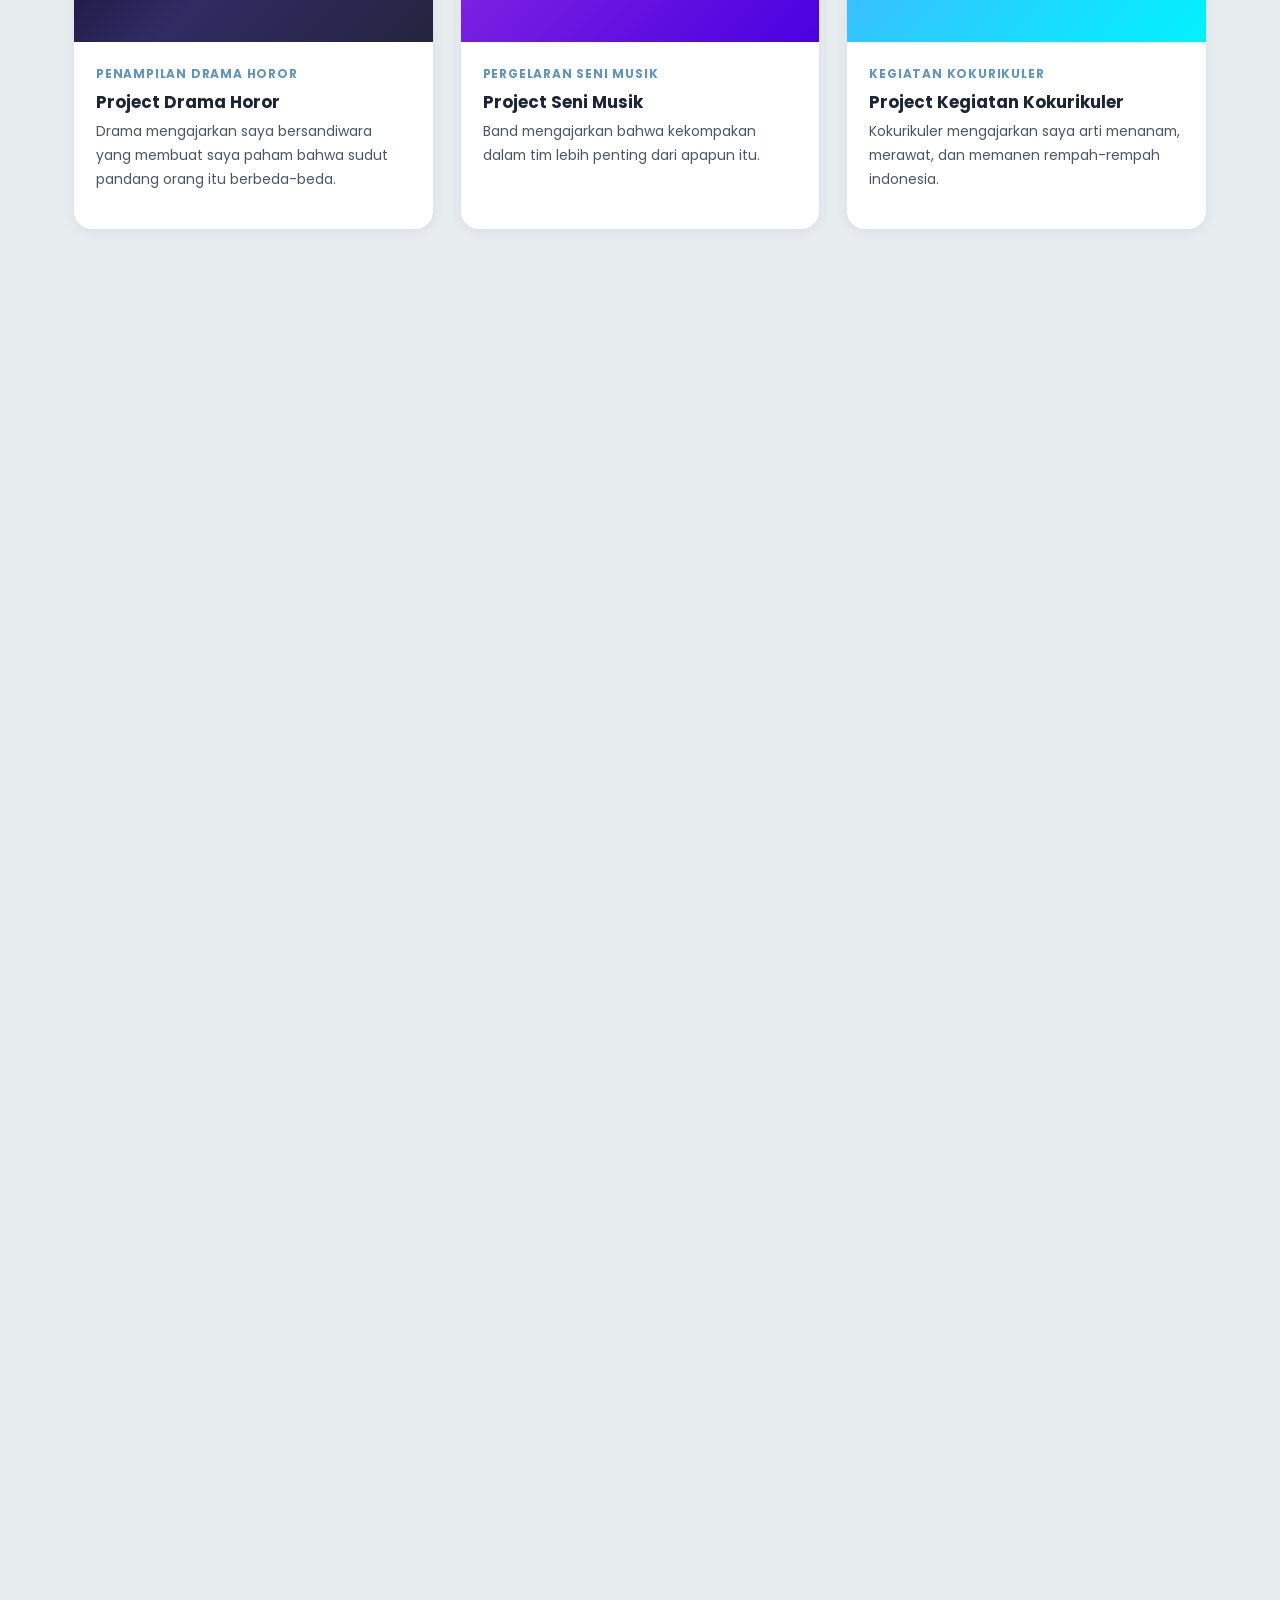
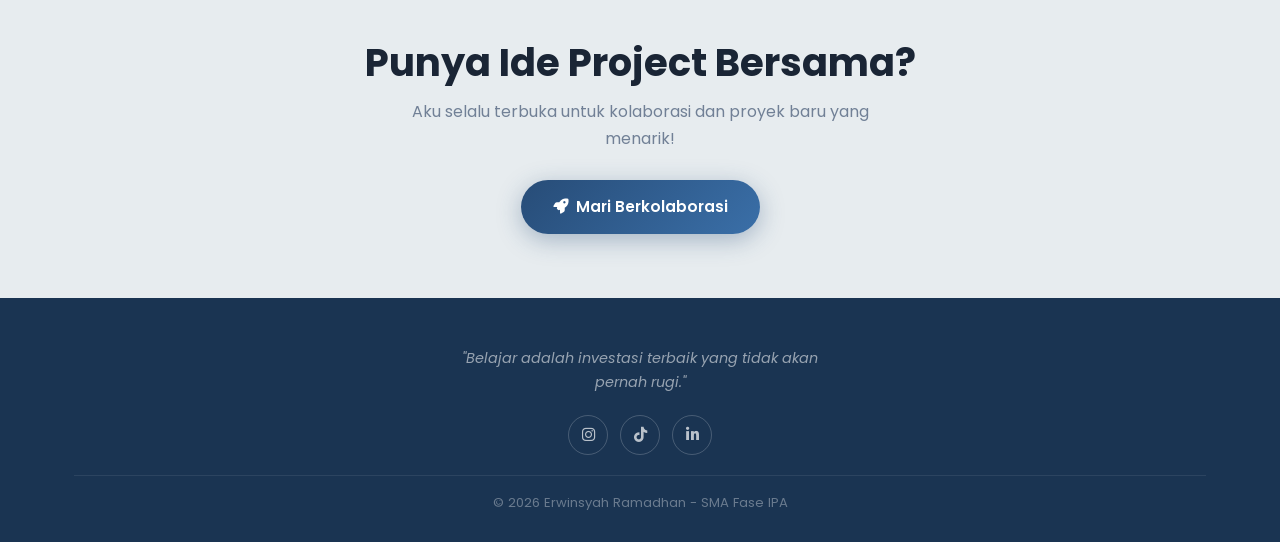
<file: projects.html>
<!DOCTYPE html>
<html lang="id">
<head>
  <meta charset="UTF-8" />
  <meta name="viewport" content="width=device-width, initial-scale=1.0" />
  <title>Portofolio | Projects</title>
  <link rel="preconnect" href="https://fonts.googleapis.com" />
  <link rel="preconnect" href="https://fonts.gstatic.com" crossorigin />
  <link href="https://fonts.googleapis.com/css2?family=Poppins:wght@300;400;500;600;700;800&display=swap" rel="stylesheet" />
  <link rel="stylesheet" href="https://cdnjs.cloudflare.com/ajax/libs/font-awesome/6.5.0/css/all.min.css" />
  <link rel="stylesheet" href="style.css" />
</head>
<body>

  <!-- NAVBAR -->
  <nav class="navbar">
    <div class="container nav-inner">
      <a class="nav-logo">My<span>Portfolio</span></a>
      <ul class="nav-links">
        <li><a href="index.html">Home</a></li>
        <li><a href="about-me.html">About Me</a></li>
        <li><a href="skills.html">Skills</a></li>
        <li><a href="projects.html">Projects</a></li>
        <li><a href="certificates.html">Certificates</a></li>
        <li><a href="contact.html">Contact</a></li>
      </ul>
      <div class="hamburger" id="hamburger"><span></span><span></span><span></span></div>
    </div>
  </nav>
  <div class="nav-mobile" id="nav-mobile">
    <a href="index.html"><i class="fas fa-home"></i>&nbsp; Home</a>
    <a href="about-me.html"><i class="fas fa-user"></i>&nbsp; About Me</a>
    <a href="skills.html"><i class="fas fa-code"></i>&nbsp; Skills</a>
    <a href="projects.html"><i class="fas fa-folder-open"></i>&nbsp; Projects</a>
    <a href="certificates.html"><i class="fas fa-certificate"></i>&nbsp; Certificates</a>
    <a href="contact.html"><i class="fas fa-envelope"></i>&nbsp; Contact</a>
  </div>

  <!-- PAGE HERO -->
  <div class="page-hero">
    <div class="page-hero-bg"></div>
    <div class="container">
      <h1>My Projects</h1>
      <p>Kumpulan karya dan proyek yang pernah aku kerjakan dengan penuh dedikasi.</p>
      <div class="breadcrumb">
        <a href="index.html">Home</a>
        <i class="fas fa-chevron-right" style="font-size:0.65rem;"></i>
        <span>Projects</span>
      </div>
    </div>
  </div>

  <!-- ══════════════════════════════════════════
       PROJECTS SECTION
  ══════════════════════════════════════════ -->
  <section class="section">
    <div class="container">

      <!-- Filter Buttons -->
      <div class="filter-btns reveal">
        <button class="filter-btn active" data-filter="all">Semua</button>
         <button class="filter-btn" data-filter="school">Tugas Sekolah</button>
        <button class="filter-btn" data-filter="design">Desain</button>
         <button class="filter-btn" data-filter="web">Dokumentasi Activity</button>
        
    
      </div>

      <!-- Projects Grid -->
      <div class="projects-grid">


        <!-- Project 2: School Assignment Website -->
        <div class="project-card reveal" data-category="school">
          <div class="project-thumb" style="background: linear-gradient(135deg, #1a3452, #3a6fa8);">
            <div class="project-thumb-placeholder">
              <i class="fas fa-book-open"></i>
              <span>KTI</span>
            </div>
            <div class="project-overlay">
              <a href="https://kti-erwin.vercel.app/" target="_blank"><i class="fas fa-external-link-alt"></i> Lihat Demo</a>
            </div>
          </div>
          <div class="project-body">
            <div class="project-cat">KTI</div>
            <h3>Project Karya Tulis Ilmiah</h3>
            <p>Ilmu pengetahuan lahir dari rasa ingin tahu yang tinggi, Karya Tulis Ilmiah sebagai syarat kelulusan.</p>
            <div class="project-tags">
            </div>
          </div>
        </div>

        <!-- Project 6: Presentation -->
        <div class="project-card reveal" data-category="school">
          <div class="project-thumb" style="background: linear-gradient(135deg, #e53e3e, #fc8181);">
            <div class="project-thumb-placeholder">
              <i class="fas fa-chalkboard-teacher"></i>
              <span>Presentation</span>
            </div>
            <div class="project-overlay">
              <a href="presentasi-kti.webp" target="_blank"><i class="fas fa-eye"></i> Lihat</a>
            </div>
          </div>
          <div class="project-body">
            <div class="project-cat">Tugas Sekolah</div>
            <h3>Project Presentasi Ilmiah</h3>
            <p>Pemaparan hasil projek karya tulis ilmiah.</p>
            <div class="project-tags">
    
            </div>
          </div>
        </div>


        <!-- Project 3: Simple Calculator -->
        <div class="project-card reveal" data-category="school">
          <div class="project-thumb" style="background: linear-gradient(135deg, #8d6e63, #d7ccc8, #81c784);">
            <div class="project-thumb-placeholder">
              <i class="fas fa-bottle-droplet"></i>
              <span>P5 Semester 1</span>
            </div>
            <div class="project-overlay">
              <a href="olahan-kelapa.webp" target="_blank"><i class="fas fa-external-link-alt"></i> Lihat Demo</a>
            </div>
          </div>
          <div class="project-body">
            <div class="project-cat">P5 Semester 1</div>
            <h3>Project Olahan Kelapa</h3>
            <p>Indonesia kaya akan sumber daya alam, maka kita manfaatkan sebaik baiknya dengan menjadikanya sebuah produk bermutu tinggi.</p>
            <div class="project-tags">
              
            </div>
          </div>
        </div>

        <!-- Project 1: Portfolio Website -->
        <div class="project-card reveal" data-category="school">
          <div class="project-thumb" style="background: linear-gradient(135deg, #11998e, #38ef7d);">
            <div class="project-thumb-placeholder">
              <i class="fas fa-recycle"></i>
              <span>P5 Semester 2</span>
            </div>
            <!-- Ganti dengan screenshot: <img src="assets/proj-portfolio.jpg" alt="Portfolio"> -->
            <div class="project-overlay">
              <a href="project-plastik.webp" target="_blank"><i class="fas fa-external-link-alt"></i> Lihat Demo</a>
            </div>
          </div>
          <div class="project-body">
            <div class="project-cat">P5 Semester 2</div>
            <h3>Project Kerajinan Sampah Plastik</h3>
            <p>Membuat kerajinan dari sampah plastik bisa mendapatkan keuntungan sekaligus mengurangi dampak pencemaran lingkungan.</p>
            <div class="project-tags">
            
            </div>
          </div>
        </div>

         <!-- Project 1: Portfolio Website -->
        <div class="project-card reveal" data-category="school">
          <div class="project-thumb"  style="background: linear-gradient(135deg, #ff6b6b, #feca57, #48dbfb, #5f27cd);">
            <div class="project-thumb-placeholder">
              <i class="fas fa-palette"></i>
              <span>P5 Semester 3</span>
            </div>
            <!-- Ganti dengan screenshot: <img src="assets/proj-portfolio.jpg" alt="Portfolio"> -->
            <div class="project-overlay">
              <a href="mural.webp" target="_blank"><i class="fas fa-external-link-alt"></i> Lihat Demo</a>
            </div>
          </div>
          <div class="project-body">
            <div class="project-cat">P5 Semester 3</div>
            <h3>Project Mural</h3>
            <p>Membuat mural bertema berbagai macam batik salah satu cara agar dapat lebih banyak tau tentang budaya batik itu sendiri.</p>
            <div class="project-tags">
            
            </div>
          </div>
        </div>

         <!-- Project 1: Portfolio Website -->
        <div class="project-card reveal" data-category="school">
          <div class="project-thumb" style="background: linear-gradient(135deg, #2e7d32, #66bb6a, #c8e6c9);">
            <div class="project-thumb-placeholder">
              <i class="fas fa-seedling"></i>
              <span>P5 Semester 4</span>
            </div>
            <!-- Ganti dengan screenshot: <img src="assets/proj-portfolio.jpg" alt="Portfolio"> -->
            <div class="project-overlay">
              <a href="project-tanahliat.webp" target="_blank"><i class="fas fa-external-link-alt"></i> Lihat Demo</a>
            </div>
          </div>
          <div class="project-body">
            <div class="project-cat">P5 Semester 4</div>
            <h3>Project Penghijauan Lingkungan Sekolah</h3>
            <p>Salah satu cara agar lingkungan seimbang maka dibutuhkan penghijauan, salah satunya menanam pohon dilingkungan sekolah.</p>
            <div class="project-tags">
            
            </div>
          </div>
        </div>

        <!-- Project 1: Portfolio Website -->
        <div class="project-card reveal" data-category="school">
          <div class="project-thumb" style="background: linear-gradient(135deg, #0f0c29, #302b63, #24243e);">
            <div class="project-thumb-placeholder">
              <i class="fas fa-ghost"></i>
              <span>Drama Horor</span>
            </div>
            <!-- Ganti dengan screenshot: <img src="assets/proj-portfolio.jpg" alt="Portfolio"> -->
            <div class="project-overlay">
              <a href="horor.webp" target="_blank"><i class="fas fa-external-link-alt"></i> Lihat Demo</a>
            </div>
          </div>
          <div class="project-body">
            <div class="project-cat">Penampilan Drama Horor</div>
            <h3>Project Drama Horor</h3>
            <p>Drama mengajarkan saya bersandiwara yang membuat saya paham bahwa sudut pandang orang itu berbeda-beda.</p>
            <div class="project-tags">
            
            </div>
          </div>
        </div>

        <div class="project-card reveal" data-category="school">
          <div class="project-thumb" style="background: linear-gradient(135deg, #8e2de2, #4a00e0);">
            <div class="project-thumb-placeholder">
              <i class="fas fa-music"></i>
              <span>Seni Musik</span>
            </div>
            <!-- Ganti dengan screenshot: <img src="assets/proj-portfolio.jpg" alt="Portfolio"> -->
            <div class="project-overlay">
              <a href="music-guitar.webp" target="_blank"><i class="fas fa-external-link-alt"></i> Lihat Demo</a>
            </div>
          </div>
          <div class="project-body">
            <div class="project-cat">Pergelaran Seni Musik</div>
            <h3>Project Seni Musik</h3>
            <p>Band mengajarkan bahwa kekompakan dalam tim lebih penting dari apapun itu.</p>
            <div class="project-tags">
            
            </div>
          </div>
        </div>


        <div class="project-card reveal" data-category="school">
          <div class="project-thumb" style="background: linear-gradient(135deg, #4facfe, #00f2fe);">
            <div class="project-thumb-placeholder">
              <i class="fas fa-people-group"></i>
              <span>Kokurikuler</span>
            </div>
            <!-- Ganti dengan screenshot: <img src="assets/proj-portfolio.jpg" alt="Portfolio"> -->
            <div class="project-overlay">
              <a href="kokurikuler.webp" target="_blank"><i class="fas fa-external-link-alt"></i> Lihat Demo</a>
            </div>
          </div>
          <div class="project-body">
            <div class="project-cat">Kegiatan Kokurikuler</div>
            <h3>Project Kegiatan Kokurikuler</h3>
            <p>Kokurikuler mengajarkan saya arti menanam, merawat, dan memanen rempah-rempah indonesia.</p>
            <div class="project-tags">
            
            </div>
          </div>
        </div>

        <!-- Project 4: Landing Page -->
        <div class="project-card reveal" data-category="web">
          <div class="project-thumb" style="background: linear-gradient(135deg, #274c77, #6096ba);">
            <div class="project-thumb-placeholder">
              <i class="fas fa-camera"></i>
              <span>Dokumentasi Ke-1</span>
            </div>
            <div class="project-overlay">
              <a href="dokumentasi-1.webp" target="_blank"><i class="fas fa-external-link-alt"></i> Lihat Demo</a>
            </div>
          </div>
          <div class="project-body">
            <div class="project-cat">Dokumentasi</div>
            <h3>Dokumentasi Kegiatan Olahraga</h3>
            <p>Olahraga adalah hobi sekaligus kegiatan yg saya sukai karna dapat menjaga tubuh tetap sehat.</p>
            <div class="project-tags">
              
            </div>
          </div>
        </div>

         <div class="project-card reveal" data-category="web">
          <div class="project-thumb" style="background: linear-gradient(135deg, #274c77, #6096ba);">
            <div class="project-thumb-placeholder">
              <i class="fas fa-camera"></i>
              <span>Dokumentasi Ke-2</span>
            </div>
            <div class="project-overlay">
              <a href="dokumentasi-2.webp" target="_blank"><i class="fas fa-external-link-alt"></i> Lihat Demo</a>
            </div>
          </div>
          <div class="project-body">
            <div class="project-cat">Dokumentasi</div>
            <h3>Dokumentasi Kegiatan senin musik</h3>
            <p>Kegiatan bermain gitar salah satu hobi saya untuk mengekpresikan perasaan melalui musik.</p>
            <div class="project-tags">
              
            </div>
          </div>
        </div>

        <div class="project-card reveal" data-category="web">
          <div class="project-thumb" style="background: linear-gradient(135deg, #274c77, #6096ba);">
            <div class="project-thumb-placeholder">
              <i class="fas fa-camera"></i>
              <span>Dokumentasi Ke-3</span>
            </div>
            <div class="project-overlay">
              <a href="sosialisasi.webp" target="_blank"><i class="fas fa-external-link-alt"></i> Lihat Demo</a>
            </div>
          </div>
          <div class="project-body">
            <div class="project-cat">Dokumentasi</div>
            <h3>Dokumentasi Kegiatan Sosialisasi</h3>
            <p>Berpidato adalah salah satu kegiatan yg saya sukai karna dapat meningkatkan kemampuan public speaking saya dan membuat lebih percaya diri.</p>
            <div class="project-tags">
              
            </div>
          </div>
        </div>


        <!-- Project 5: Poster Design -->
        <div class="project-card reveal" data-category="design">
          <div class="project-thumb" style="background: linear-gradient(135deg, #004d40, #00796b, #26a69a);">
            <div class="project-thumb-placeholder">
              <i class="fas fa-image"></i>
              <span>Desain Logo</span>
            </div>
            <div class="project-overlay">
              <a href="logo badmin.webp" target="_blank"><i class="fas fa-eye"></i> Lihat</a>
            </div>
          </div>
          <div class="project-body">
            <div class="project-cat">Desain</div>
            <h3>Desain Logo Ekstrakurikuler</h3>
            <p>Mendesain logo organisasi membuat saya merasa terus hidup di dalamnya.</p>
            <div class="project-tags">
              <span class="project-tag">Canva</span>
              
            </div>
          </div>
        </div>

         <!-- Project 5: Poster Design -->
        <div class="project-card reveal" data-category="design">
          <div class="project-thumb" style="background: linear-gradient(135deg, #cb2d3e, #ef473a);">
            <div class="project-thumb-placeholder">
              <i class="fas fa-image"></i>
              <span>Sumpah Pemuda</span>
            </div>
            <div class="project-overlay">
              <a href="sumpah pemuda.webp" target="_blank"><i class="fas fa-eye"></i> Lihat</a>
            </div>
          </div>
          <div class="project-body">
            <div class="project-cat">Desain</div>
            <h3>Desain Poster Sumpah Pemuda</h3>
            <p>Memperingati dan menghayati dalam jiwa, hari sumpah pemuda</p>
            <div class="project-tags">
              <span class="project-tag">Canva</span>
              
            </div>
          </div>
        </div>


       

        <!-- Project 8: Social Media Design -->
        <div class="project-card reveal" data-category="design">
          <div class="project-thumb" style="background: linear-gradient(135deg, #f7971e, #ffd200, #ff512f);">
            <div class="project-thumb-placeholder">
              <i class="fas fa-image"></i>
              <span>Sport Desain</span>
            </div>
            <div class="project-overlay">
              <a href="promosi.webp" target="_blank"><i class="fas fa-eye"></i> Lihat</a>
            </div>
          </div>
          <div class="project-body">
            <div class="project-cat">Desain</div>
            <h3>Desain Badminton</h3>
            <p>Mendesain kegiatan demo ekstrakurikuler untuk join organisasi.</p>
            <div class="project-tags">
              <span class="project-tag">Canva</span>

            </div>
          </div>
        </div>

        <div class="project-card reveal" data-category="design">
          <div class="project-thumb" style="background: linear-gradient(135deg, #d7ccc8, #8d6e63, #3e2723);">
            <div class="project-thumb-placeholder">
              <i class="fas fa-image"></i>
              <span>Cover Desain</span>
            </div>
            <div class="project-overlay">
              <a href="cover.webp" target="_blank"><i class="fas fa-eye"></i> Lihat</a>
            </div>
          </div>
          <div class="project-body">
            <div class="project-cat">Desain</div>
            <h3>Book Cover Desain</h3>
            <p>Mendesain cover buku naskah drama horor.</p>
            <div class="project-tags">
              <span class="project-tag">Canva</span>

            </div>
          </div>
        </div>

      </div><!-- /projects-grid -->
    </div>
  </section>

  <!-- CTA -->
  <section class="section" style="padding: 64px 0;">
    <div class="container" style="text-align:center;">
      <div class="reveal"s>
        <h2 style="margin-bottom:12px;">Punya Ide Project Bersama?</h2>
        <p style="color:var(--text-light); max-width:460px; margin: 0 auto 28px;">
          Aku selalu terbuka untuk kolaborasi dan proyek baru yang menarik!
        </p>
        <a href="contact.html" class="btn btn-primary">
          <i class="fas fa-rocket"></i> Mari Berkolaborasi
        </a>
      </div>
    </div>
  </section>

  <!-- FOOTER -->
  <footer>
    <div class="container footer-inner">
      <p class="footer-quote">"Belajar adalah investasi terbaik yang tidak akan pernah rugi."</p>
      <div class="footer-socials">
        <a href="https://instagram.com/win.senpaii" class="footer-social"><i class="fab fa-instagram"></i></a>
        <a href="https://tiktok.com/@win.senpaii" class="footer-social"><i class="fab fa-tiktok"></i></a>
        <a href="https://www.linkedin.com/in/erwinsyah-ramadhan-b1109140a?utm_source=share&utm_campaign=share_via&utm_content=profile&utm_medium=ios_app" class="footer-social"><i class="fab fa-linkedin-in"></i></a>
      </div>
      <p class="footer-copy">&copy; 2026 Erwinsyah Ramadhan - SMA Fase IPA</p>
    </div>
  </footer>

  <script src="script.js"></script>
</body>
</html>
</file>
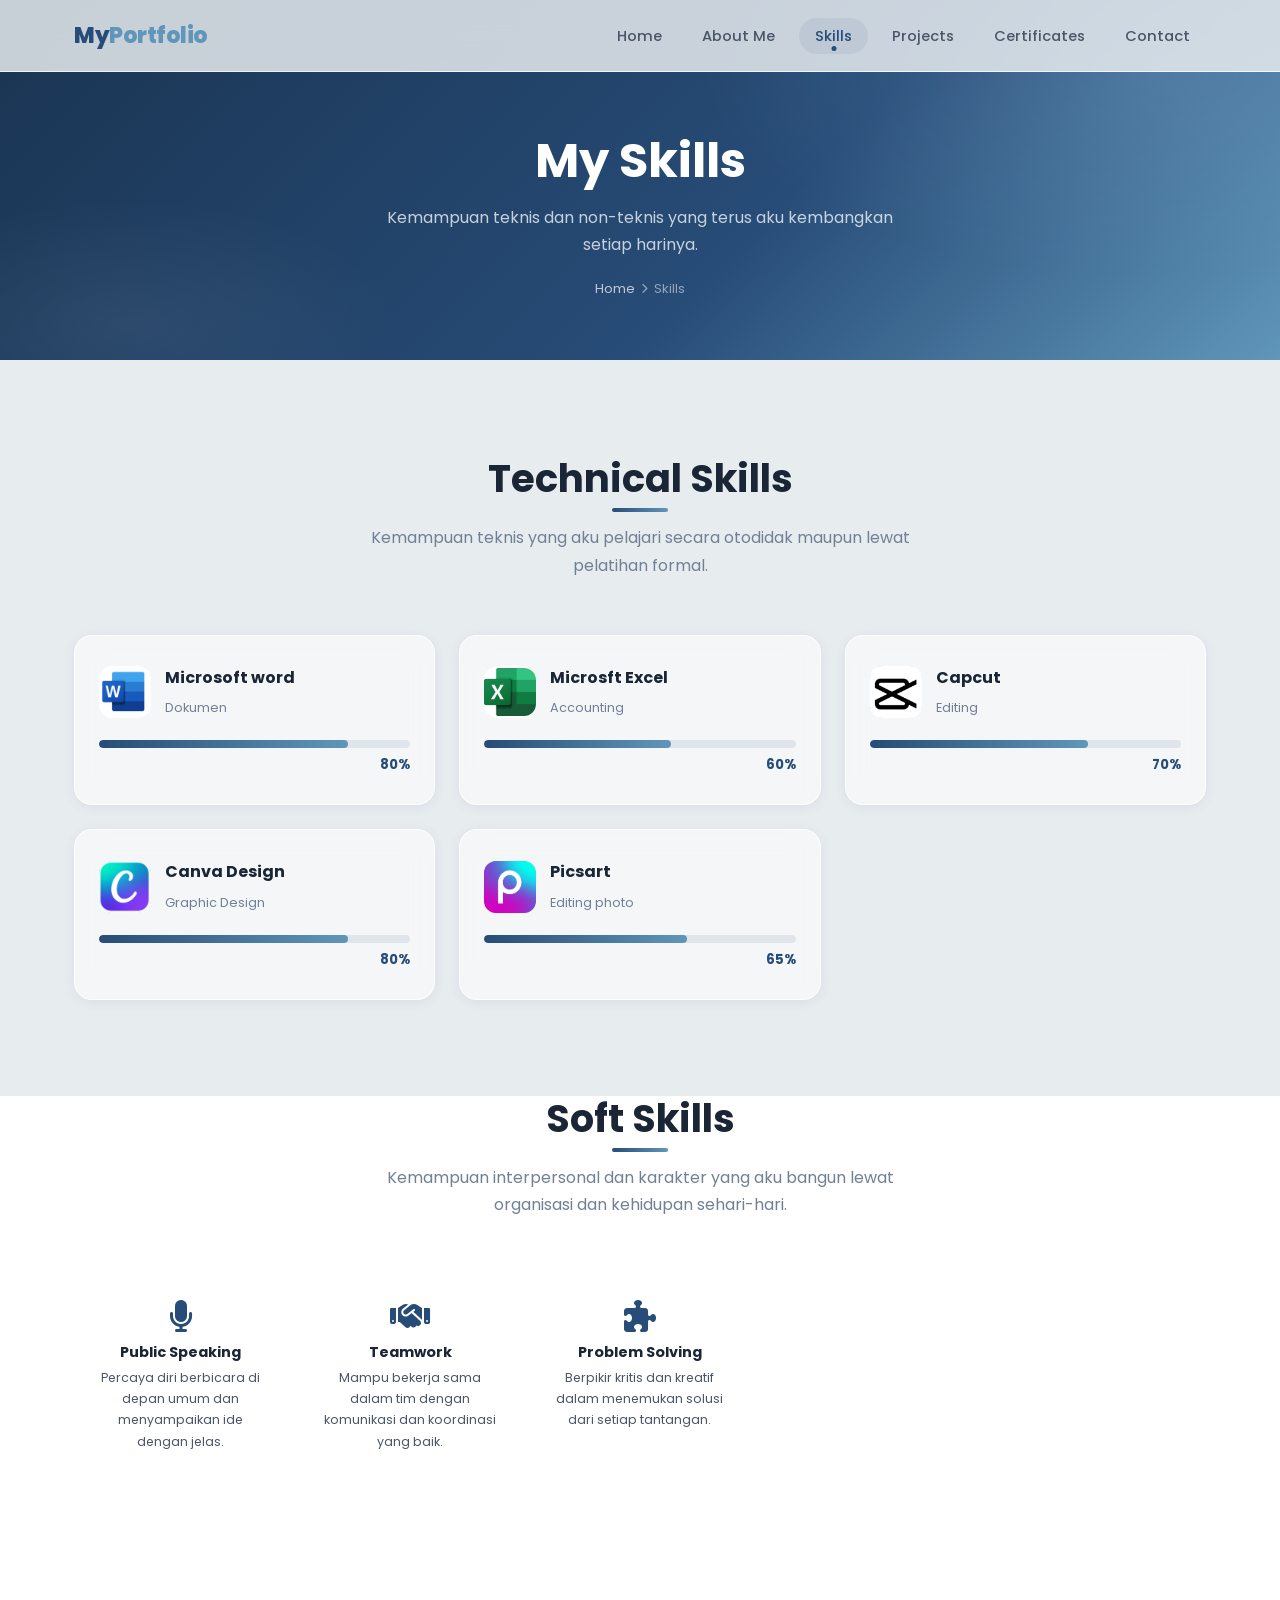
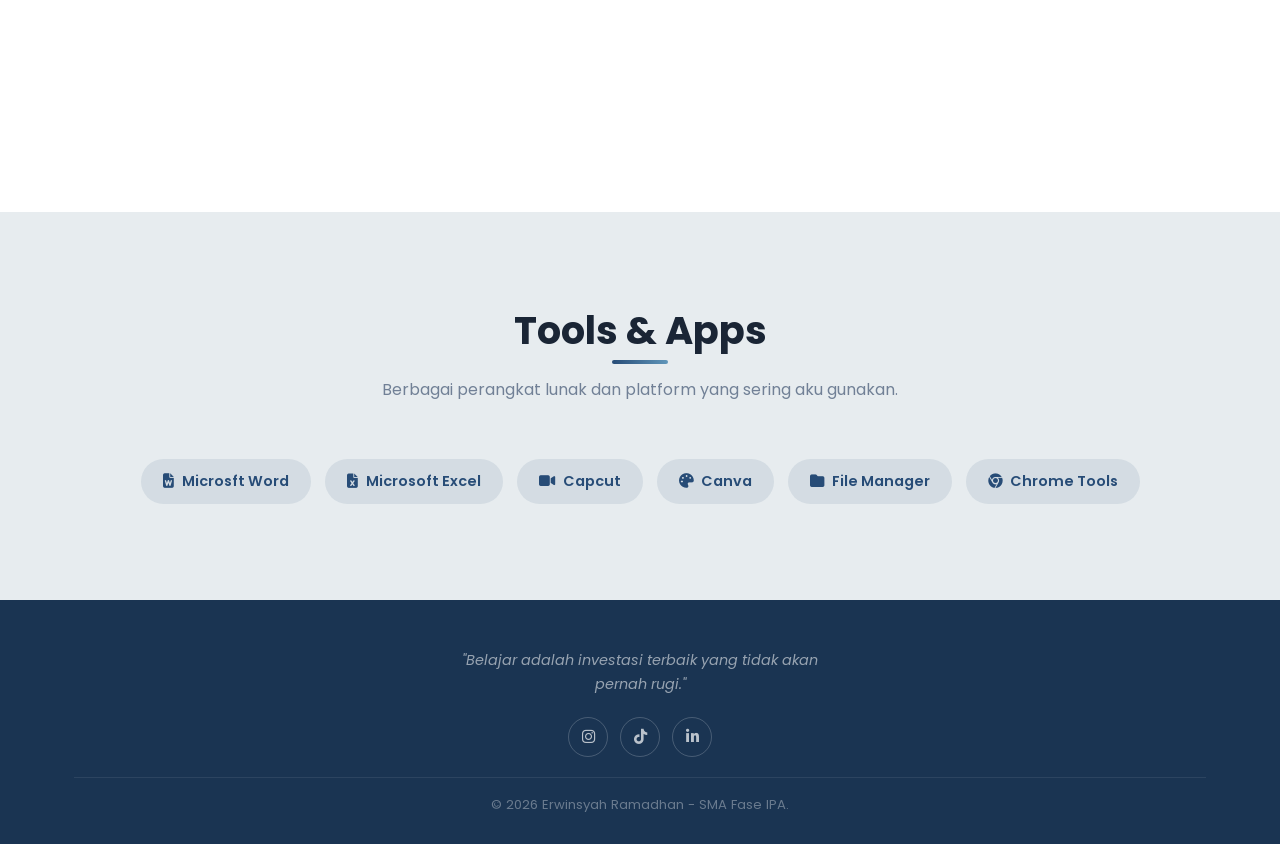
<file: skills.html>
<!DOCTYPE html>
<html lang="id">
<head>
  <meta charset="UTF-8" />
  <meta name="viewport" content="width=device-width, initial-scale=1.0" />
  <title>Portofolio | Skills</title>
  <link rel="preconnect" href="https://fonts.googleapis.com" />
  <link rel="preconnect" href="https://fonts.gstatic.com" crossorigin />
  <link href="https://fonts.googleapis.com/css2?family=Poppins:wght@300;400;500;600;700;800&display=swap" rel="stylesheet" />
  <link rel="stylesheet" href="https://cdnjs.cloudflare.com/ajax/libs/font-awesome/6.5.0/css/all.min.css" />
  <link rel="stylesheet" href="style.css" />
</head>
<body>

  <!-- NAVBAR -->
  <nav class="navbar">
    <div class="container nav-inner">
      <a class="nav-logo">My<span>Portfolio</span></a>
      <ul class="nav-links">
        <li><a href="index.html">Home</a></li>
        <li><a href="about-me.html">About Me</a></li>
        <li><a href="skills.html">Skills</a></li>
        <li><a href="projects.html">Projects</a></li>
        <li><a href="certificates.html">Certificates</a></li>
        <li><a href="contact.html">Contact</a></li>
      </ul>
      <div class="hamburger" id="hamburger"><span></span><span></span><span></span></div>
    </div>
  </nav>
  <div class="nav-mobile" id="nav-mobile">
    <a href="index.html"><i class="fas fa-home"></i>&nbsp; Home</a>
    <a href="about-me.html"><i class="fas fa-user"></i>&nbsp; About Me</a>
    <a href="skills.html"><i class="fas fa-code"></i>&nbsp; Skills</a>
    <a href="projects.html"><i class="fas fa-folder-open"></i>&nbsp; Projects</a>
    <a href="certificates.html"><i class="fas fa-certificate"></i>&nbsp; Certificates</a>
    <a href="contact.html"><i class="fas fa-envelope"></i>&nbsp; Contact</a>
  </div>

  <!-- PAGE HERO -->
  <div class="page-hero">
    <div class="page-hero-bg"></div>
    <div class="container">
      <h1>My Skills</h1>
      <p>Kemampuan teknis dan non-teknis yang terus aku kembangkan setiap harinya.</p>
      <div class="breadcrumb">
        <a href="index.html">Home</a>
        <i class="fas fa-chevron-right" style="font-size:0.65rem;"></i>
        <span>Skills</span>
      </div>
    </div>
  </div>

  <!-- ══════════════════════════════════════════
       TECHNICAL SKILLS
  ══════════════════════════════════════════ -->
  <section class="section">
    <div class="container">
      <div class="section-title reveal">
        <h2>Technical Skills</h2>
        <p>Kemampuan teknis yang aku pelajari secara otodidak maupun lewat pelatihan formal.</p>
      </div>

      <div class="skills-grid">

        <!-- HTML -->
        <div class="skill-card reveal">
          <div class="skill-header">
            <div class="skill-icon" style="background: white;">
               <img src="word.webp" style="border-radius: 12px;">
            </div>
            <div class="skill-meta">
              <strong>Microsoft word</strong>
              <span>Dokumen</span>
            </div>
          </div>
          <div class="skill-bar-wrap">
            <div class="skill-bar" data-pct="80"></div>
          </div>
          <div class="skill-pct">80%</div>
        </div>

        <!-- CSS -->
        <div class="skill-card reveal">
          <div class="skill-header">
            <div class="skill-icon" style="background: white;">
               <img src="excel.webp" style="border-radius: 12px;">
            </div>
            <div class="skill-meta">
              <strong>Microsft Excel</strong>
              <span>Accounting</span>
            </div>
          </div>
          <div class="skill-bar-wrap">
            <div class="skill-bar" data-pct="60"></div>
          </div>
          <div class="skill-pct">60%</div>
        </div>

        <!-- JavaScript -->
        <div class="skill-card reveal">
          <div class="skill-header">
            <div class="skill-icon">
              <img src="capcut-1.webp" style="border-radius: 12px;">
            </div>
            <div class="skill-meta">
              <strong>Capcut</strong>
              <span>Editing</span>
            </div>
          </div>
          <div class="skill-bar-wrap">
            <div class="skill-bar" data-pct="70"></div>
          </div>
          <div class="skill-pct">70%</div>
        </div>

        <!-- Canva -->
        <div class="skill-card reveal">
          <div class="skill-header">
            <div class="skill-icon" >
               <img src="canva.webp" style="border-radius: 12px;">
            </div>
            <div class="skill-meta">
              <strong>Canva Design</strong>
              <span>Graphic Design</span>
            </div>
          </div>
          <div class="skill-bar-wrap">
            <div class="skill-bar" data-pct="80"></div>
          </div>
          <div class="skill-pct">80%</div>
        </div>

        <!-- Microsoft Office -->
        <div class="skill-card reveal">
          <div class="skill-header">
            <div class="skill-icon">
              <img src="picsart.webp" style="border-radius: 12px;">
            </div>
            <div class="skill-meta">
              <strong>Picsart</strong>
              <span>Editing photo</span>
            </div>
          </div>
          <div class="skill-bar-wrap">
            <div class="skill-bar" data-pct="65"></div>
          </div>
          <div class="skill-pct">65%</div>
        </div>

        <!-- Git -->
        

      </div><!-- /skills-grid -->
    </div>
  </section>

  <!-- ══════════════════════════════════════════
       SOFT SKILLS
  ══════════════════════════════════════════ -->
  <section class="section" style="background: var(--white); padding-top: 0;">
    <div class="container">
      <div class="section-title reveal">
        <h2>Soft Skills</h2>
        <p>Kemampuan interpersonal dan karakter yang aku bangun lewat organisasi dan kehidupan sehari-hari.</p>
      </div>

      <div class="soft-skills-grid">

        <div class="soft-card reveal">
          <i class="fas fa-microphone"></i>
          <h4>Public Speaking</h4>
          <p>Percaya diri berbicara di depan umum dan menyampaikan ide dengan jelas.</p>
        </div>

        <div class="soft-card reveal">
          <i class="fas fa-handshake"></i>
          <h4>Teamwork</h4>
          <p>Mampu bekerja sama dalam tim dengan komunikasi dan koordinasi yang baik.</p>
        </div>

        <div class="soft-card reveal">
          <i class="fas fa-puzzle-piece"></i>
          <h4>Problem Solving</h4>
          <p>Berpikir kritis dan kreatif dalam menemukan solusi dari setiap tantangan.</p>
        </div>

        <div class="soft-card reveal">
          <i class="fas fa-clock"></i>
          <h4>Time Management</h4>
          <p>Mengatur waktu dengan efisien antara belajar, organisasi, dan hobi.</p>
        </div>

        <div class="soft-card reveal">
          <i class="fas fa-lightbulb"></i>
          <h4>Kreativitas</h4>
          <p>Selalu memiliki ide segar dan inovatif dalam setiap project yang dikerjakan.</p>
        </div>

        <div class="soft-card reveal">
          <i class="fas fa-chart-line"></i>
          <h4>Adaptif</h4>
          <p>Cepat beradaptasi dengan hal-hal baru dan perubahan di lingkungan sekitar.</p>
        </div>

        <div class="soft-card reveal">
          <i class="fas fa-user-tie"></i>
          <h4>Kepemimpinan</h4>
          <p>Memiliki jiwa kepemimpinan yang terbentuk dari pengalaman berorganisasi.</p>
        </div>

        <div class="soft-card reveal">
          <i class="fas fa-comments"></i>
          <h4>Komunikasi</h4>
          <p>Kemampuan komunikasi verbal dan tertulis yang efektif dan sopan.</p>
        </div>

      </div><!-- /soft-skills-grid -->
    </div>
  </section>

  <!-- ══════════════════════════════════════════
       TOOLS & APPS
  ══════════════════════════════════════════ -->
  <section class="section">
    <div class="container">
      <div class="section-title reveal">
        <h2>Tools & Apps</h2>
        <p>Berbagai perangkat lunak dan platform yang sering aku gunakan.</p>
      </div>

      <div style="display: flex; flex-wrap: wrap; gap: 14px; justify-content: center;" class="reveal">
        <span style="padding: 10px 22px; border-radius: 50px; background: rgba(39,76,119,0.1); font-weight: 600; color: var(--primary); display:flex;align-items:center;gap:8px; font-size:0.9rem;">
          <i class="fas fa-file-word"></i> Microsft Word
        </span>
        <span style="padding: 10px 22px; border-radius: 50px; background: rgba(39,76,119,0.1); font-weight: 600; color: var(--primary); display:flex;align-items:center;gap:8px; font-size:0.9rem;">
          <i class="fas fa-file-excel"></i> Microsoft Excel
        </span>
        <span style="padding: 10px 22px; border-radius: 50px; background: rgba(39,76,119,0.1); font-weight: 600; color: var(--primary); display:flex;align-items:center;gap:8px; font-size:0.9rem;">
          <i class="fas fa-video"></i> Capcut
        </span>
        <span style="padding: 10px 22px; border-radius: 50px; background: rgba(39,76,119,0.1); font-weight: 600; color: var(--primary); display:flex;align-items:center;gap:8px; font-size:0.9rem;">
          <i class="fas fa-palette"></i> Canva
        </span>
        <span style="padding: 10px 22px; border-radius: 50px; background: rgba(39,76,119,0.1); font-weight: 600; color: var(--primary); display:flex;align-items:center;gap:8px; font-size:0.9rem;">
          <i class="fas fa-folder"></i> File Manager
        </span>
       
        </span>
        <span style="padding: 10px 22px; border-radius: 50px; background: rgba(39,76,119,0.1); font-weight: 600; color: var(--primary); display:flex;align-items:center;gap:8px; font-size:0.9rem;">
          <i class="fab fa-chrome"></i> Chrome Tools
        </span>
      </div>
    </div>
  </section>

  <!-- FOOTER -->
  <footer>
    <div class="container footer-inner">
      <p class="footer-quote">"Belajar adalah investasi terbaik yang tidak akan pernah rugi."</p>
      <div class="footer-socials">
        <a href="https://instagram.com/win.senpaii" class="footer-social"><i class="fab fa-instagram"></i></a>
        <a href="https://tiktok.com/@win.senpaii" class="footer-social"><i class="fab fa-tiktok"></i></a>
        <a href="https://www.linkedin.com/in/erwinsyah-ramadhan-b1109140a?utm_source=share&utm_campaign=share_via&utm_content=profile&utm_medium=ios_app" class="footer-social"><i class="fab fa-linkedin-in"></i></a>
      </div>
      <p class="footer-copy">&copy; 2026 Erwinsyah Ramadhan - SMA Fase IPA.</p>
    </div>
  </footer>

  <script src="script.js"></script>
</body>
</html>
</file>
<file: style.css>
/* ============================================================
   PORTFOLIO - SMA Student | style.css
   Author: Portfolio Template
   ============================================================ */

/* ── CSS Variables ── */
:root {
  --bg: #E7ECEF;
  --primary: #274C77;
  --primary-light: #3a6fa8;
  --primary-dark: #1a3452;
  --accent: #6096BA;
  --accent2: #A3CEF1;
  --white: #ffffff;
  --text-dark: #1a2535;
  --text-mid: #4a5568;
  --text-light: #718096;
  --glass-bg: rgba(255, 255, 255, 0.55);
  --glass-border: rgba(255, 255, 255, 0.75);
  --shadow-sm: 0 2px 12px rgba(39, 76, 119, 0.08);
  --shadow-md: 0 8px 30px rgba(39, 76, 119, 0.13);
  --shadow-lg: 0 20px 60px rgba(39, 76, 119, 0.18);
  --radius-sm: 10px;
  --radius-md: 18px;
  --radius-lg: 28px;
  --radius-xl: 50px;
  --transition: 0.35s cubic-bezier(0.4, 0, 0.2, 1);
  --navbar-h: 72px;
  --font: 'Poppins', sans-serif;
}

/* ── Reset & Base ── */
*, *::before, *::after { box-sizing: border-box; margin: 0; padding: 0; }

html { scroll-behavior: smooth; font-size: 16px; }

body {
  font-family: var(--font);
  background: var(--bg);
  color: var(--text-dark);
  min-height: 100vh;
  overflow-x: hidden;
  line-height: 1.7;
}

a { text-decoration: none; color: inherit; }
ul { list-style: none; }
img { max-width: 100%; display: block; }
button { cursor: pointer; font-family: var(--font); border: none; background: none; }

/* Custom scrollbar */
::-webkit-scrollbar { width: 7px; }
::-webkit-scrollbar-track { background: var(--bg); }
::-webkit-scrollbar-thumb { background: var(--accent); border-radius: 10px; }
::-webkit-scrollbar-thumb:hover { background: var(--primary); }

/* ── Typography ── */
h1, h2, h3, h4 { font-weight: 700; line-height: 1.2; color: var(--text-dark); }
h1 { font-size: clamp(2.2rem, 5vw, 3.8rem); }
h2 { font-size: clamp(1.6rem, 3vw, 2.4rem); }
h3 { font-size: clamp(1.1rem, 2vw, 1.4rem); }
p  { color: var(--text-mid); }

/* ── Utility ── */
.container { max-width: 1180px; margin: 0 auto; padding: 0 24px; }
.section { padding: 96px 0; }
.section-title { text-align: center; margin-bottom: 56px; }
.section-title h2 { position: relative; display: inline-block; }
.section-title h2::after {
  content: '';
  position: absolute;
  bottom: -10px; left: 50%; transform: translateX(-50%);
  width: 56px; height: 4px;
  background: linear-gradient(90deg, var(--primary), var(--accent));
  border-radius: 10px;
}
.section-title p { color: var(--text-light); margin-top: 22px; max-width: 560px; margin-inline: auto; }

/* ── Buttons ── */
.btn {
  display: inline-flex; align-items: center; gap: 8px;
  padding: 14px 32px; border-radius: var(--radius-xl);
  font-weight: 600; font-size: 0.95rem;
  transition: var(--transition); position: relative; overflow: hidden;
}
.btn::before {
  content: ''; position: absolute; inset: 0;
  background: rgba(255,255,255,0.15);
  transform: scaleX(0); transform-origin: left;
  transition: transform 0.4s ease;
}
.btn:hover::before { transform: scaleX(1); }

.btn-primary {
  background: linear-gradient(135deg, var(--primary), var(--primary-light));
  color: var(--white);
  box-shadow: 0 6px 24px rgba(39, 76, 119, 0.35);
}
.btn-primary:hover { transform: translateY(-3px); box-shadow: 0 12px 36px rgba(39, 76, 119, 0.45); }

.btn-outline {
  border: 2px solid var(--primary);
  color: var(--primary);
  background: transparent;
}
.btn-outline:hover { background: var(--primary); color: var(--white); transform: translateY(-3px); }

.btn-download {
  background: linear-gradient(135deg, #16a34a, #22c55e);
  color: var(--white);
  box-shadow: 0 6px 24px rgba(22, 163, 74, 0.35);
}
.btn-download:hover { transform: translateY(-3px); box-shadow: 0 12px 36px rgba(22, 163, 74, 0.45); }

/* ── Glass Card ── */
.glass-card {
  background: var(--glass-bg);
  border: 1px solid var(--glass-border);
  border-radius: var(--radius-md);
  backdrop-filter: blur(16px);
  -webkit-backdrop-filter: blur(16px);
  box-shadow: var(--shadow-md);
  transition: var(--transition);
}
.glass-card:hover { transform: translateY(-6px); box-shadow: var(--shadow-lg); }

/* ── Badge ── */
.badge {
  display: inline-block; padding: 4px 14px; border-radius: var(--radius-xl);
  font-size: 0.75rem; font-weight: 600;
  background: rgba(39,76,119,0.1); color: var(--primary);
}

/* ============================================================
   NAVBAR
   ============================================================ */
.navbar {
  position: fixed; top: 0; left: 0; right: 0;
  height: var(--navbar-h); z-index: 1000;
  background: rgba(231, 236, 239, 0.85);
  backdrop-filter: blur(20px); -webkit-backdrop-filter: blur(20px);
  border-bottom: 1px solid var(--glass-border);
  transition: var(--transition);
}
.navbar.scrolled {
  background: rgba(255,255,255,0.92);
  box-shadow: var(--shadow-md);
}
.nav-inner {
  display: flex; align-items: center; justify-content: space-between;
  height: 100%;
}
.nav-logo {
  font-size: 1.4rem; font-weight: 800; color: var(--primary);
  letter-spacing: -0.5px;
}
.nav-logo span { color: var(--accent); }
.nav-links { display: flex; align-items: center; gap: 8px; }
.nav-links a {
  padding: 8px 16px; border-radius: var(--radius-xl);
  font-weight: 500; font-size: 0.92rem; color: var(--text-mid);
  transition: var(--transition); position: relative;
}
.nav-links a:hover, .nav-links a.active {
  color: var(--primary); background: rgba(39,76,119,0.08);
}
.nav-links a.active::after {
  content: ''; position: absolute; bottom: 3px; left: 50%; transform: translateX(-50%);
  width: 5px; height: 5px; border-radius: 50%; background: var(--primary);
}

/* Hamburger */
.hamburger {
  display: none; flex-direction: column; gap: 5px;
  width: 34px; cursor: pointer; padding: 4px;
}
.hamburger span {
  display: block; height: 2.5px; border-radius: 4px;
  background: var(--primary); transition: var(--transition);
}
.hamburger.open span:nth-child(1) { transform: translateY(7.5px) rotate(45deg); }
.hamburger.open span:nth-child(2) { opacity: 0; transform: scaleX(0); }
.hamburger.open span:nth-child(3) { transform: translateY(-7.5px) rotate(-45deg); }

/* Mobile nav */
.nav-mobile {
  display: none; position: fixed; top: var(--navbar-h); left: 0; right: 0;
  background: rgba(255,255,255,0.97); backdrop-filter: blur(20px);
  border-bottom: 1px solid var(--glass-border);
  padding: 20px 24px; z-index: 999;
  transform: translateY(-110%); transition: transform 0.4s cubic-bezier(0.4, 0, 0.2, 1);
  box-shadow: var(--shadow-lg);
}
.nav-mobile.open { transform: translateY(0); }
.nav-mobile a {
  display: block; padding: 14px 18px;
  border-radius: var(--radius-sm);
  font-weight: 500; color: var(--text-mid);
  transition: var(--transition);
}
.nav-mobile a:hover, .nav-mobile a.active { color: var(--primary); background: rgba(39,76,119,0.07); }

/* ============================================================
   HERO SECTION (index.html)
   ============================================================ */
.hero {
  min-height: 100vh; display: flex; align-items: center;
  padding-top: var(--navbar-h);
  position: relative; overflow: hidden;
}
.hero-bg {
  position: absolute; inset: 0;
  background: 
    radial-gradient(ellipse 60% 60% at 80% 30%, rgba(96,150,186,0.18) 0%, transparent 70%),
    radial-gradient(ellipse 40% 50% at 10% 80%, rgba(39,76,119,0.12) 0%, transparent 70%),
    var(--bg);
}
.hero-shapes { position: absolute; inset: 0; pointer-events: none; }
.shape {
  position: absolute; border-radius: 50%;
  opacity: 0.07; background: var(--primary);
  animation: float 8s ease-in-out infinite;
}
.shape-1 { width: 320px; height: 320px; top: -80px; right: -80px; animation-delay: 0s; }
.shape-2 { width: 180px; height: 180px; bottom: 10%; left: 5%; animation-delay: 3s; }
.shape-3 { width: 100px; height: 100px; top: 40%; right: 15%; animation-delay: 1.5s; }

@keyframes float {
  0%, 100% { transform: translateY(0) rotate(0deg); }
  50% { transform: translateY(-24px) rotate(8deg); }
}

.hero-inner {
  display: grid; grid-template-columns: 1fr 1fr;
  gap: 64px; align-items: center;
  position: relative; z-index: 1;
}
.hero-text { animation: fadeInLeft 0.9s ease both; }
.hero-greeting {
  display: inline-flex; align-items: center; gap: 8px;
  background: rgba(39,76,119,0.1); border-radius: var(--radius-xl);
  padding: 6px 18px; margin-bottom: 22px;
  font-size: 0.88rem; font-weight: 600; color: var(--primary);
}
.hero-greeting i { font-size: 1rem; }
.hero-name {
  font-size: clamp(2.4rem, 5vw, 4rem); font-weight: 800;
  line-height: 1.1; color: var(--text-dark);
  margin-bottom: 14px;
}
.hero-name span { color: var(--primary); }
.hero-title {
  font-size: 1.15rem; color: var(--text-mid);
  font-weight: 500; margin-bottom: 10px;
}
.hero-typing {
  font-size: 1.3rem; font-weight: 700; color: var(--primary);
  min-height: 2rem; margin-bottom: 28px;
}
.cursor {
  display: inline-block; width: 3px; height: 1.2em;
  background: var(--primary); margin-left: 3px;
  vertical-align: middle; border-radius: 2px;
  animation: blink 0.9s ease infinite;
}
@keyframes blink { 0%, 100% { opacity: 1; } 50% { opacity: 0; } }

.hero-desc { color: var(--text-mid); max-width: 440px; margin-bottom: 38px; line-height: 1.8; }
.hero-btns { display: flex; gap: 16px; flex-wrap: wrap; }

.hero-visual { animation: fadeInRight 0.9s ease 0.2s both; display: flex; justify-content: center; }
.hero-avatar-wrap {
  position: relative; width: 340px; height: 340px;
}
.hero-avatar-ring {
  position: absolute; inset: -16px;
  border-radius: 50%;
  background: conic-gradient(var(--primary), var(--accent), var(--accent2), var(--primary));
  animation: spin 8s linear infinite;
  opacity: 0.6;
}
@keyframes spin { to { transform: rotate(360deg); } }
.hero-avatar-ring-inner {
  position: absolute; inset: -8px; border-radius: 50%;
  background: var(--bg);
}
.hero-avatar {
  position: relative; z-index: 1;
  width: 100%; height: 100%; border-radius: 50%;
  overflow: hidden;
  border: 5px solid var(--white);
  box-shadow: var(--shadow-lg);
  background: linear-gradient(135deg, var(--accent2), var(--primary-light));
  display: flex; align-items: center; justify-content: center;
}
.hero-avatar img { width: 100%; height: 100%; object-fit: cover; }
.hero-avatar .avatar-placeholder {
  font-size: 8rem; color: rgba(255,255,255,0.6);
}
.hero-stats {
  position: absolute; bottom: -20px; left: -30px;
  display: flex; flex-direction: column; gap: 10px;
}
.stat-card {
  background: var(--white); border-radius: var(--radius-sm);
  padding: 10px 18px; box-shadow: var(--shadow-md);
  display: flex; align-items: center; gap: 10px;
  font-size: 0.82rem; min-width: 148px;
  animation: fadeInUp 0.8s ease both;
}
.stat-card:nth-child(2) { animation-delay: 0.2s; left: 10px; position: relative; }
.stat-icon { width: 34px; height: 34px; border-radius: 8px; display: flex; align-items: center; justify-content: center; font-size: 1rem; color: var(--white); background: linear-gradient(135deg, var(--primary), var(--accent)); }
.stat-info strong { display: block; font-weight: 700; color: var(--text-dark); font-size: 1rem; }

/* ── Scroll indicator ── */
.scroll-indicator {
  position: absolute; bottom: 32px; left: 50%; transform: translateX(-50%);
  display: flex; flex-direction: column; align-items: center; gap: 6px;
  font-size: 0.75rem; color: var(--text-light); animation: fadeIn 1.5s ease 1s both;
}
.scroll-line {
  width: 1.5px; height: 40px;
  background: linear-gradient(to bottom, var(--primary), transparent);
  animation: scrollPulse 1.8s ease-in-out infinite;
}
@keyframes scrollPulse { 0%, 100% { opacity: 0.4; } 50% { opacity: 1; } }

/* ── Highlights / Quick info on home ── */
.highlights { background: var(--white); padding: 72px 0; }
.highlights-grid {
  display: grid; grid-template-columns: repeat(3, 1fr); gap: 28px;
}
.highlight-card {
  padding: 36px 28px; text-align: center; border-radius: var(--radius-md);
  background: var(--glass-bg); border: 1px solid var(--glass-border);
  box-shadow: var(--shadow-sm); transition: var(--transition);
}
.highlight-card:hover { transform: translateY(-8px); box-shadow: var(--shadow-lg); }
.highlight-icon {
  width: 64px; height: 64px; border-radius: var(--radius-sm);
  background: linear-gradient(135deg, var(--primary), var(--accent));
  display: flex; align-items: center; justify-content: center;
  font-size: 1.6rem; color: var(--white); margin: 0 auto 20px;
}
.highlight-card h3 { margin-bottom: 10px; color: var(--text-dark); }
.highlight-card p { font-size: 0.9rem; }

/* ============================================================
   ABOUT PAGE
   ============================================================ */
.about-grid {
  display: grid; grid-template-columns: 1fr 1.5fr; gap: 64px; align-items: start;
}
.about-photo-wrap { position: relative; }
.about-photo {
  width: 100%; aspect-ratio: 3/4; border-radius: var(--radius-lg);
  overflow: hidden; box-shadow: var(--shadow-lg);
  background: linear-gradient(135deg, var(--accent2), var(--primary));
  display: flex; align-items: center; justify-content: center;
}
.about-photo img { width: 100%; height: 100%; object-fit: cover; }
.about-photo .photo-placeholder { font-size: 10rem; color: rgba(255,255,255,0.5); }
.about-exp-badge {
  position: absolute; bottom: 24px; right: -20px;
  background: var(--white); border-radius: var(--radius-md);
  padding: 18px 22px; box-shadow: var(--shadow-md); text-align: center;
}
.about-exp-badge strong { display: block; font-size: 2.2rem; color: var(--primary); font-weight: 800; }
.about-exp-badge span { font-size: 0.78rem; color: var(--text-light); }

.about-content p { margin-bottom: 16px; }
.bio-tags { display: flex; flex-wrap: wrap; gap: 8px; margin: 20px 0; }
.bio-tag {
  padding: 6px 16px; border-radius: var(--radius-xl);
  background: rgba(39,76,119,0.1); color: var(--primary);
  font-size: 0.82rem; font-weight: 600;
}

.biodata {
  background: var(--glass-bg); border: 1px solid var(--glass-border);
  border-radius: var(--radius-md); padding: 28px; margin: 28px 0;
  backdrop-filter: blur(12px);
}
.biodata-row {
  display: flex; gap: 12px; align-items: flex-start;
  padding: 10px 0; border-bottom: 1px solid rgba(39,76,119,0.08);
}
.biodata-row:last-child { border-bottom: none; }
.biodata-row i { color: var(--primary); width: 18px; margin-top: 3px; font-size: 0.9rem; }
.biodata-row strong { min-width: 110px; font-size: 0.88rem; color: var(--text-dark); }
.biodata-row span { color: var(--text-mid); font-size: 0.88rem; }

/* Timeline */
.timeline { position: relative; padding-left: 28px; margin-top: 32px; }
.timeline::before {
  content: ''; position: absolute; left: 0; top: 8px; bottom: 8px;
  width: 2px; background: linear-gradient(to bottom, var(--primary), var(--accent2));
  border-radius: 2px;
}
.timeline-item { position: relative; margin-bottom: 28px; }
.timeline-item::before {
  content: ''; position: absolute; left: -34px; top: 6px;
  width: 12px; height: 12px; border-radius: 50%;
  background: var(--primary); border: 2.5px solid var(--bg);
  box-shadow: 0 0 0 3px rgba(39,76,119,0.2);
}
.timeline-year { font-size: 0.78rem; font-weight: 700; color: var(--accent); margin-bottom: 4px; }
.timeline-item h4 { font-size: 0.95rem; margin-bottom: 4px; }
.timeline-item p { font-size: 0.85rem; }

/* Org cards */
.org-grid { display: grid; grid-template-columns: repeat(auto-fill, minmax(220px, 1fr)); gap: 20px; margin-top: 24px; }
.org-card {
  padding: 22px 20px; border-radius: var(--radius-md);
  background: var(--glass-bg); border: 1px solid var(--glass-border);
  transition: var(--transition);
}
.org-card:hover { transform: translateY(-4px); box-shadow: var(--shadow-md); }
.org-card i { font-size: 1.6rem; color: var(--primary); margin-bottom: 12px; display: block; }
.org-card h4 { font-size: 0.92rem; margin-bottom: 6px; }
.org-card p { font-size: 0.82rem; }

/* ============================================================
   SKILLS PAGE
   ============================================================ */
.skills-grid {
  display: grid; grid-template-columns: repeat(auto-fill, minmax(280px, 1fr)); gap: 24px;
}
.skill-card {
  padding: 28px 24px; border-radius: var(--radius-md);
  background: var(--glass-bg); border: 1px solid var(--glass-border);
  backdrop-filter: blur(14px); box-shadow: var(--shadow-sm);
  transition: var(--transition);
}
.skill-card:hover { transform: translateY(-6px); box-shadow: var(--shadow-lg); }
.skill-header { display: flex; align-items: center; gap: 14px; margin-bottom: 20px; }
.skill-icon {
  width: 52px; height: 52px; border-radius: 14px;
  background: linear-gradient(135deg, var(--primary), var(--accent));
  display: flex; align-items: center; justify-content: center;
  font-size: 1.4rem; color: var(--white); flex-shrink: 0;
}
.skill-meta strong { display: block; font-weight: 700; margin-bottom: 2px; }
.skill-meta span { font-size: 0.8rem; color: var(--text-light); }
.skill-bar-wrap {
  background: rgba(39,76,119,0.1); border-radius: var(--radius-xl);
  height: 8px; overflow: hidden;
}
.skill-bar {
  height: 100%; border-radius: var(--radius-xl);
  background: linear-gradient(90deg, var(--primary), var(--accent));
  width: 0; transition: width 1.2s cubic-bezier(0.4, 0, 0.2, 1);
}
.skill-pct { text-align: right; font-size: 0.82rem; font-weight: 700; color: var(--primary); margin-top: 6px; }

/* Soft skills */
.soft-skills-grid { display: grid; grid-template-columns: repeat(auto-fill, minmax(180px, 1fr)); gap: 16px; }
.soft-card {
  padding: 24px 18px; border-radius: var(--radius-md); text-align: center;
  background: var(--glass-bg); border: 1px solid var(--glass-border);
  transition: var(--transition); cursor: default;
}
.soft-card:hover { transform: translateY(-5px) scale(1.03); box-shadow: var(--shadow-md); background: var(--primary); }
.soft-card:hover i, .soft-card:hover h4, .soft-card:hover p { color: var(--white); }
.soft-card i { font-size: 2rem; color: var(--primary); margin-bottom: 12px; display: block; transition: var(--transition); }
.soft-card h4 { font-size: 0.9rem; margin-bottom: 6px; transition: var(--transition); }
.soft-card p { font-size: 0.78rem; transition: var(--transition); }

/* ============================================================
   PROJECTS PAGE
   ============================================================ */
.filter-btns { display: flex; flex-wrap: wrap; gap: 10px; justify-content: center; margin-bottom: 44px; }
.filter-btn {
  padding: 9px 22px; border-radius: var(--radius-xl);
  font-size: 0.88rem; font-weight: 600;
  border: 2px solid transparent;
  background: rgba(39,76,119,0.08); color: var(--primary);
  transition: var(--transition);
}
.filter-btn:hover, .filter-btn.active {
  background: var(--primary); color: var(--white);
  box-shadow: 0 4px 16px rgba(39,76,119,0.3);
}

.projects-grid { display: grid; grid-template-columns: repeat(auto-fill, minmax(320px, 1fr)); gap: 28px; }
.project-card {
  border-radius: var(--radius-md); overflow: hidden;
  background: var(--white); box-shadow: var(--shadow-sm);
  transition: var(--transition);
}
.project-card:hover { transform: translateY(-8px); box-shadow: var(--shadow-lg); }
.project-card.hidden { display: none; }

.project-thumb {
  height: 200px; overflow: hidden; position: relative;
  background: linear-gradient(135deg, var(--primary-dark), var(--accent));
}
.project-thumb img { width: 100%; height: 100%; object-fit: cover; transition: transform 0.5s ease; }
.project-card:hover .project-thumb img { transform: scale(1.08); }
.project-thumb-placeholder {
  width: 100%; height: 100%;
  display: flex; flex-direction: column; align-items: center; justify-content: center;
  gap: 10px; color: rgba(255,255,255,0.7);
}
.project-thumb-placeholder i { font-size: 3rem; }
.project-thumb-placeholder span { font-size: 0.85rem; font-weight: 600; }

.project-overlay {
  position: absolute; inset: 0;
  background: rgba(39,76,119,0.85);
  display: flex; align-items: center; justify-content: center;
  opacity: 0; transition: var(--transition);
}
.project-card:hover .project-overlay { opacity: 1; }
.project-overlay a {
  padding: 10px 22px; border-radius: var(--radius-xl);
  background: var(--white); color: var(--primary);
  font-weight: 700; font-size: 0.88rem;
  transform: translateY(10px); transition: var(--transition);
}
.project-card:hover .project-overlay a { transform: translateY(0); }

.project-body { padding: 22px; }
.project-cat { font-size: 0.75rem; font-weight: 700; color: var(--accent); text-transform: uppercase; letter-spacing: 0.8px; margin-bottom: 8px; }
.project-body h3 { margin-bottom: 8px; font-size: 1.05rem; }
.project-body p { font-size: 0.87rem; margin-bottom: 16px; }
.project-tags { display: flex; flex-wrap: wrap; gap: 6px; }
.project-tag {
  font-size: 0.72rem; font-weight: 600; padding: 3px 10px; border-radius: var(--radius-xl);
  background: rgba(39,76,119,0.08); color: var(--primary);
}

/* ============================================================
   CERTIFICATES PAGE
   ============================================================ */
.cert-grid { display: grid; grid-template-columns: repeat(auto-fill, minmax(280px, 1fr)); gap: 24px; }
.cert-card {
  border-radius: var(--radius-md); overflow: hidden;
  background: var(--white); box-shadow: var(--shadow-sm);
  cursor: pointer; transition: var(--transition);
}
.cert-card:hover { transform: translateY(-6px) scale(1.02); box-shadow: var(--shadow-lg); }
.cert-thumb {
  height: 180px; overflow: hidden; position: relative;
  background: linear-gradient(135deg, var(--accent2), var(--primary));
}
.cert-thumb img { width: 100%; height: 100%; object-fit: cover; transition: transform 0.5s ease; }
.cert-card:hover .cert-thumb img { transform: scale(1.1); }
.cert-thumb-placeholder {
  width: 100%; height: 100%;
  display: flex; flex-direction: column; align-items: center; justify-content: center;
  gap: 8px; color: rgba(255,255,255,0.75);
}
.cert-thumb-placeholder i { font-size: 3.5rem; }
.cert-zoom {
  position: absolute; top: 10px; right: 10px;
  width: 34px; height: 34px; border-radius: 50%;
  background: rgba(255,255,255,0.9); display: flex; align-items: center; justify-content: center;
  color: var(--primary); font-size: 0.85rem;
  opacity: 0; transform: scale(0.8); transition: var(--transition);
}
.cert-card:hover .cert-zoom { opacity: 1; transform: scale(1); }

.cert-body { padding: 18px; }
.cert-body .badge { margin-bottom: 8px; }
.cert-body h3 { font-size: 0.95rem; margin-bottom: 6px; }
.cert-body p { font-size: 0.82rem; }

/* Modal */
.modal-overlay {
  position: fixed; inset: 0; z-index: 9999;
  background: rgba(10,20,40,0.85);
  display: flex; align-items: center; justify-content: center;
  opacity: 0; pointer-events: none; transition: opacity 0.3s ease;
  backdrop-filter: blur(6px);
}
.modal-overlay.open { opacity: 1; pointer-events: all; }
.modal-content {
  background: var(--white); border-radius: var(--radius-md);
  max-width: 720px; width: 92%; max-height: 90vh;
  overflow-y: auto; position: relative;
  transform: scale(0.88) translateY(24px); transition: transform 0.35s cubic-bezier(0.4,0,0.2,1);
  box-shadow: 0 32px 80px rgba(0,0,0,0.35);
}
.modal-overlay.open .modal-content { transform: scale(1) translateY(0); }
.modal-img { width: 100%; aspect-ratio: 4/3; object-fit: contain; background: #f0f4f7; padding: 20px; }
.modal-img-placeholder {
  width: 100%; aspect-ratio: 4/3;
  background: linear-gradient(135deg, var(--accent2), var(--primary));
  display: flex; flex-direction: column; align-items: center; justify-content: center;
  gap: 12px; color: rgba(255,255,255,0.8);
}
.modal-img-placeholder i { font-size: 5rem; }
.modal-body { padding: 24px 28px 28px; }
.modal-body h3 { font-size: 1.2rem; margin-bottom: 8px; }
.modal-body p { font-size: 0.9rem; }
.modal-close {
  position: absolute; top: 14px; right: 14px;
  width: 36px; height: 36px; border-radius: 50%;
  background: rgba(0,0,0,0.12); display: flex; align-items: center; justify-content: center;
  font-size: 1rem; color: var(--white); cursor: pointer; transition: var(--transition);
  z-index: 2;
}
.modal-close:hover { background: rgba(0,0,0,0.3); }

/* ============================================================
   CONTACT PAGE
   ============================================================ */
.contact-grid { display: grid; grid-template-columns: 1fr 1.2fr; gap: 56px; align-items: start; }
.contact-info h3 { margin-bottom: 14px; }
.contact-info p { margin-bottom: 28px; }
.contact-items { display: flex; flex-direction: column; gap: 16px; }
.contact-item {
  display: flex; align-items: center; gap: 16px;
  padding: 16px 20px; border-radius: var(--radius-sm);
  background: var(--glass-bg); border: 1px solid var(--glass-border);
  transition: var(--transition);
}
.contact-item:hover { transform: translateX(6px); box-shadow: var(--shadow-sm); }
.contact-item-icon {
  width: 44px; height: 44px; border-radius: 12px;
  background: linear-gradient(135deg, var(--primary), var(--accent));
  display: flex; align-items: center; justify-content: center;
  color: var(--white); font-size: 1.1rem; flex-shrink: 0;
}
.contact-item strong { display: block; font-size: 0.82rem; color: var(--text-light); }
.contact-item span { font-size: 0.9rem; font-weight: 600; }

.social-links { display: flex; gap: 12px; margin-top: 28px; flex-wrap: wrap; }
.social-link {
  width: 46px; height: 46px; border-radius: 50%;
  background: var(--primary); color: var(--white);
  display: flex; align-items: center; justify-content: center;
  font-size: 1.1rem; transition: var(--transition);
  box-shadow: 0 4px 12px rgba(39,76,119,0.3);
}
.social-link:hover { transform: translateY(-4px) rotate(-5deg); background: var(--accent); box-shadow: 0 8px 24px rgba(39,76,119,0.4); }

/* Form */
.contact-form { display: flex; flex-direction: column; gap: 18px; }
.form-group { position: relative; }
.form-group label {
  display: block; font-size: 0.85rem; font-weight: 600;
  color: var(--text-dark); margin-bottom: 8px;
}
.form-group input, .form-group textarea {
  width: 100%; padding: 14px 18px; border-radius: var(--radius-sm);
  border: 2px solid rgba(39,76,119,0.15); background: var(--white);
  font-family: var(--font); font-size: 0.92rem; color: var(--text-dark);
  transition: var(--transition); outline: none;
}
.form-group input:focus, .form-group textarea:focus {
  border-color: var(--primary); box-shadow: 0 0 0 4px rgba(39,76,119,0.08);
}
.form-group textarea { resize: vertical; min-height: 130px; }
.form-error { display: none; font-size: 0.78rem; color: #e53e3e; margin-top: 5px; }
.form-group.error input, .form-group.error textarea { border-color: #e53e3e; }
.form-group.error .form-error { display: block; }
.form-success {
  padding: 16px 20px; border-radius: var(--radius-sm);
  background: rgba(72, 187, 120, 0.12); border: 1px solid rgba(72, 187, 120, 0.4);
  color: #276749; font-weight: 600; font-size: 0.9rem; display: none;
}
.form-success.show { display: block; animation: fadeIn 0.4s ease; }

/* Map placeholder */
.map-wrap {
  margin-top: 40px; border-radius: var(--radius-md); overflow: hidden;
  box-shadow: var(--shadow-md); height: 260px;
  background: linear-gradient(135deg, var(--accent2) 0%, var(--primary) 100%);
  display: flex; flex-direction: column; align-items: center; justify-content: center;
  gap: 12px; color: rgba(255,255,255,0.85);
}
.map-wrap i { font-size: 3rem; }
.map-wrap p { font-weight: 600; }

/* ============================================================
   FOOTER
   ============================================================ */
footer {
  background: var(--primary-dark); color: rgba(255,255,255,0.7);
  padding: 48px 0 28px;
}
.footer-inner {
  display: flex; flex-direction: column; align-items: center; text-align: center; gap: 20px;
}
.footer-logo { font-size: 1.5rem; font-weight: 800; color: var(--white); margin-bottom: 4px; }
.footer-logo span { color: var(--accent2); }
.footer-quote {
  font-size: 0.9rem; font-style: italic; color: rgba(255,255,255,0.55);
  max-width: 380px;
}
.footer-socials { display: flex; gap: 12px; }
.footer-social {
  width: 40px; height: 40px; border-radius: 50%;
  border: 1.5px solid rgba(255,255,255,0.2);
  display: flex; align-items: center; justify-content: center;
  color: rgba(255,255,255,0.7); font-size: 0.95rem; transition: var(--transition);
}
.footer-social:hover { border-color: var(--accent2); color: var(--accent2); transform: translateY(-3px); }
.footer-copy { font-size: 0.82rem; color: rgba(255,255,255,0.35); padding-top: 16px; border-top: 1px solid rgba(255,255,255,0.08); width: 100%; }

/* ============================================================
   ANIMATIONS
   ============================================================ */
@keyframes fadeIn { from { opacity: 0; } to { opacity: 1; } }
@keyframes fadeInLeft { from { opacity: 0; transform: translateX(-40px); } to { opacity: 1; transform: translateX(0); } }
@keyframes fadeInRight { from { opacity: 0; transform: translateX(40px); } to { opacity: 1; transform: translateX(0); } }
@keyframes fadeInUp { from { opacity: 0; transform: translateY(30px); } to { opacity: 1; transform: translateY(0); } }

/* Reveal animation for scroll */
.reveal { opacity: 0; transform: translateY(40px); transition: opacity 0.7s ease, transform 0.7s ease; }
.reveal.visible { opacity: 1; transform: translateY(0); }

/* Page top padding for inner pages */
.page-top { padding-top: calc(var(--navbar-h) + 48px); }
.page-hero {
  background: linear-gradient(135deg, var(--primary-dark) 0%, var(--primary) 60%, var(--accent) 100%);
  padding: calc(var(--navbar-h) + 60px) 0 60px; text-align: center;
  position: relative; overflow: hidden;
}
.page-hero h1 { color: var(--white); font-size: clamp(2rem,4vw,3rem); }
.page-hero p { color: rgba(255,255,255,0.75); max-width: 520px; margin: 14px auto 0; }
.page-hero-bg {
  position: absolute; inset: 0; pointer-events: none;
  background:
    radial-gradient(ellipse 50% 80% at 90% 20%, rgba(163,206,241,0.18) 0%, transparent 70%),
    radial-gradient(ellipse 30% 50% at 10% 90%, rgba(255,255,255,0.06) 0%, transparent 70%);
}
.breadcrumb { display: flex; align-items: center; gap: 6px; justify-content: center; margin-top: 20px; font-size: 0.82rem; color: rgba(255,255,255,0.5); }
.breadcrumb a { color: rgba(255,255,255,0.7); }
.breadcrumb a:hover { color: var(--white); }

/* ============================================================
   RESPONSIVE
   ============================================================ */
@media (max-width: 992px) {
  .hero-inner { grid-template-columns: 1fr; gap: 48px; text-align: center; }
  .hero-btns { justify-content: center; }
  .hero-desc { margin-inline: auto; }
  .hero-visual { order: -1; }
  .hero-avatar-wrap { width: 260px; height: 260px; }
  .hero-stats { left: -10px; }
  .about-grid { grid-template-columns: 1fr; }
  .about-photo-wrap { max-width: 360px; margin: 0 auto; }
  .about-exp-badge { right: 10px; }
  .contact-grid { grid-template-columns: 1fr; }
  .highlights-grid { grid-template-columns: 1fr; }
}

@media (max-width: 768px) {
  .nav-links { display: none; }
  .hamburger { display: flex; }
  .nav-mobile { display: block; }
  .section { padding: 64px 0; }
  .projects-grid { grid-template-columns: 1fr; }
  .hero-stats { position: static; flex-direction: row; flex-wrap: wrap; margin-top: 20px; justify-content: center; }
}

@media (max-width: 480px) {
  .hero-btns { flex-direction: column; align-items: center; }
  .hero-btns .btn { width: 100%; justify-content: center; }
  .skills-grid { grid-template-columns: 1fr; }
  .soft-skills-grid { grid-template-columns: repeat(2, 1fr); }
  .cert-grid { grid-template-columns: 1fr; }
}
</file>
